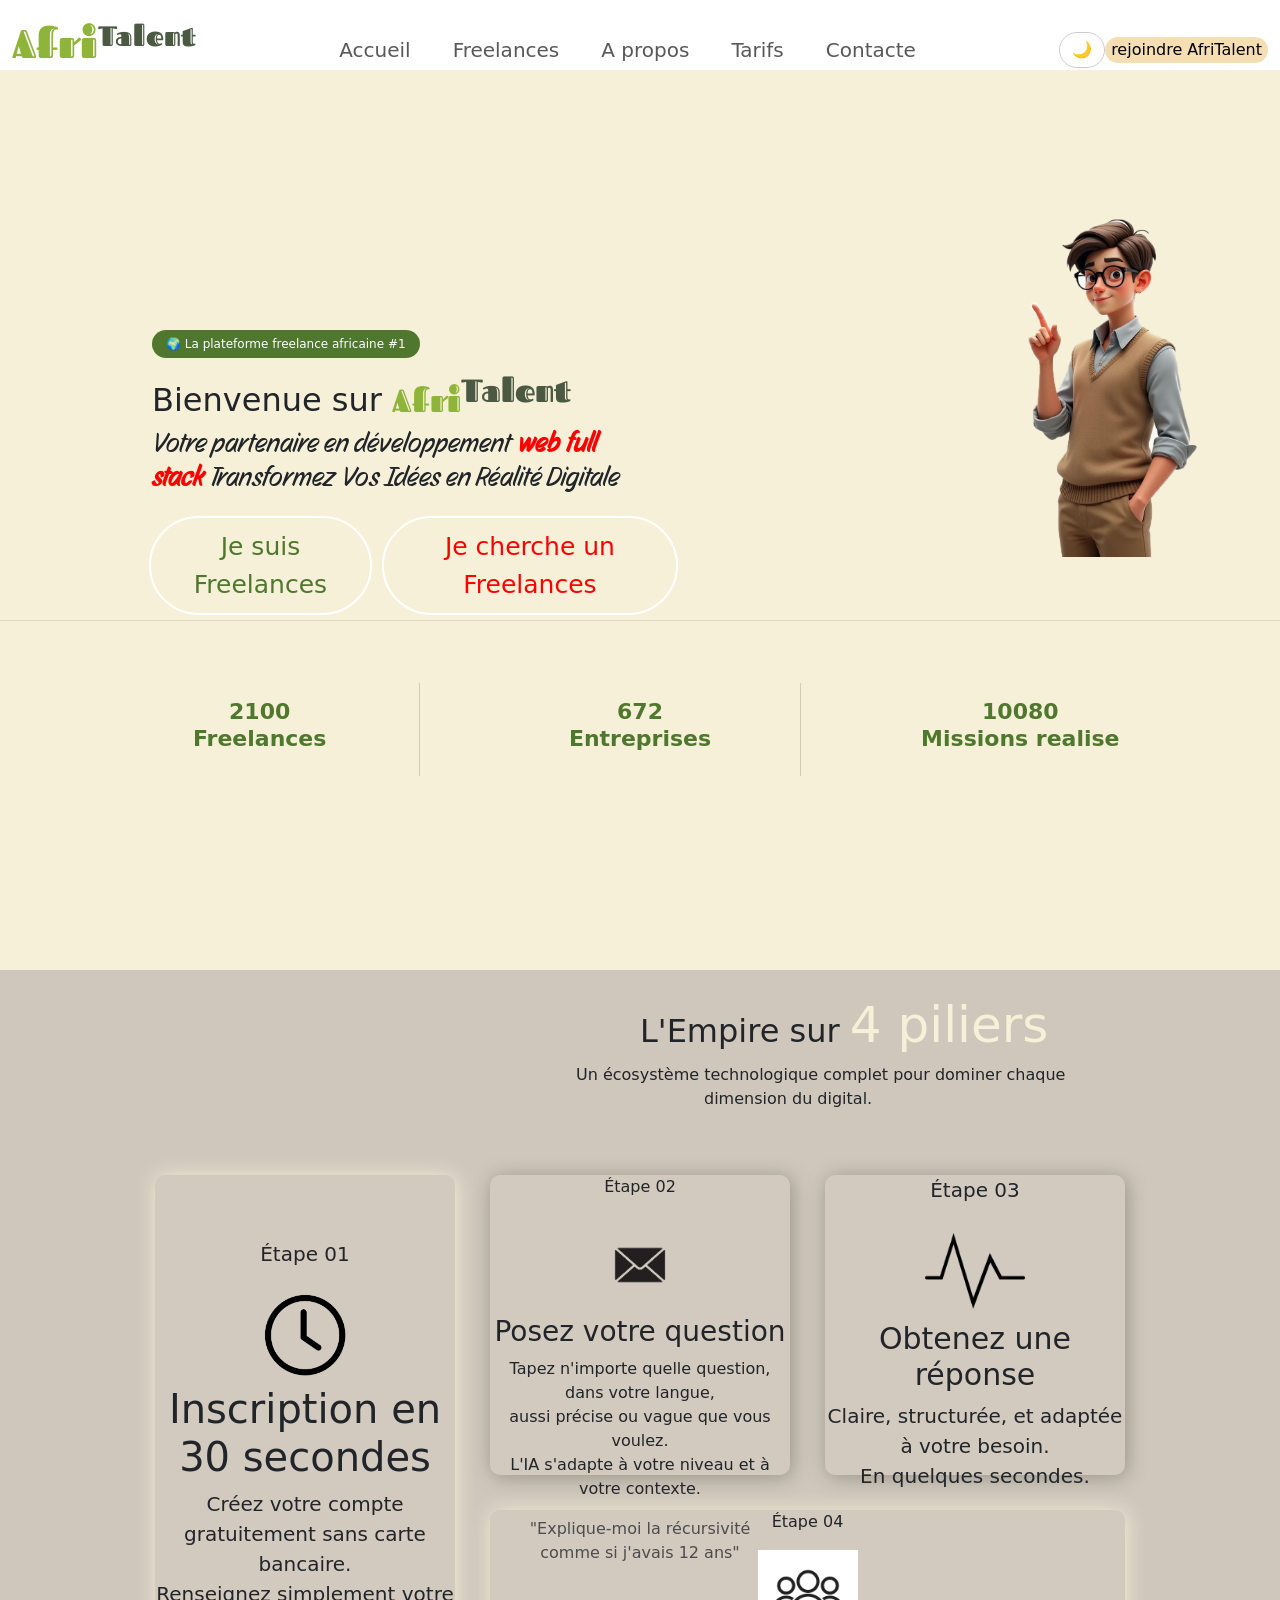
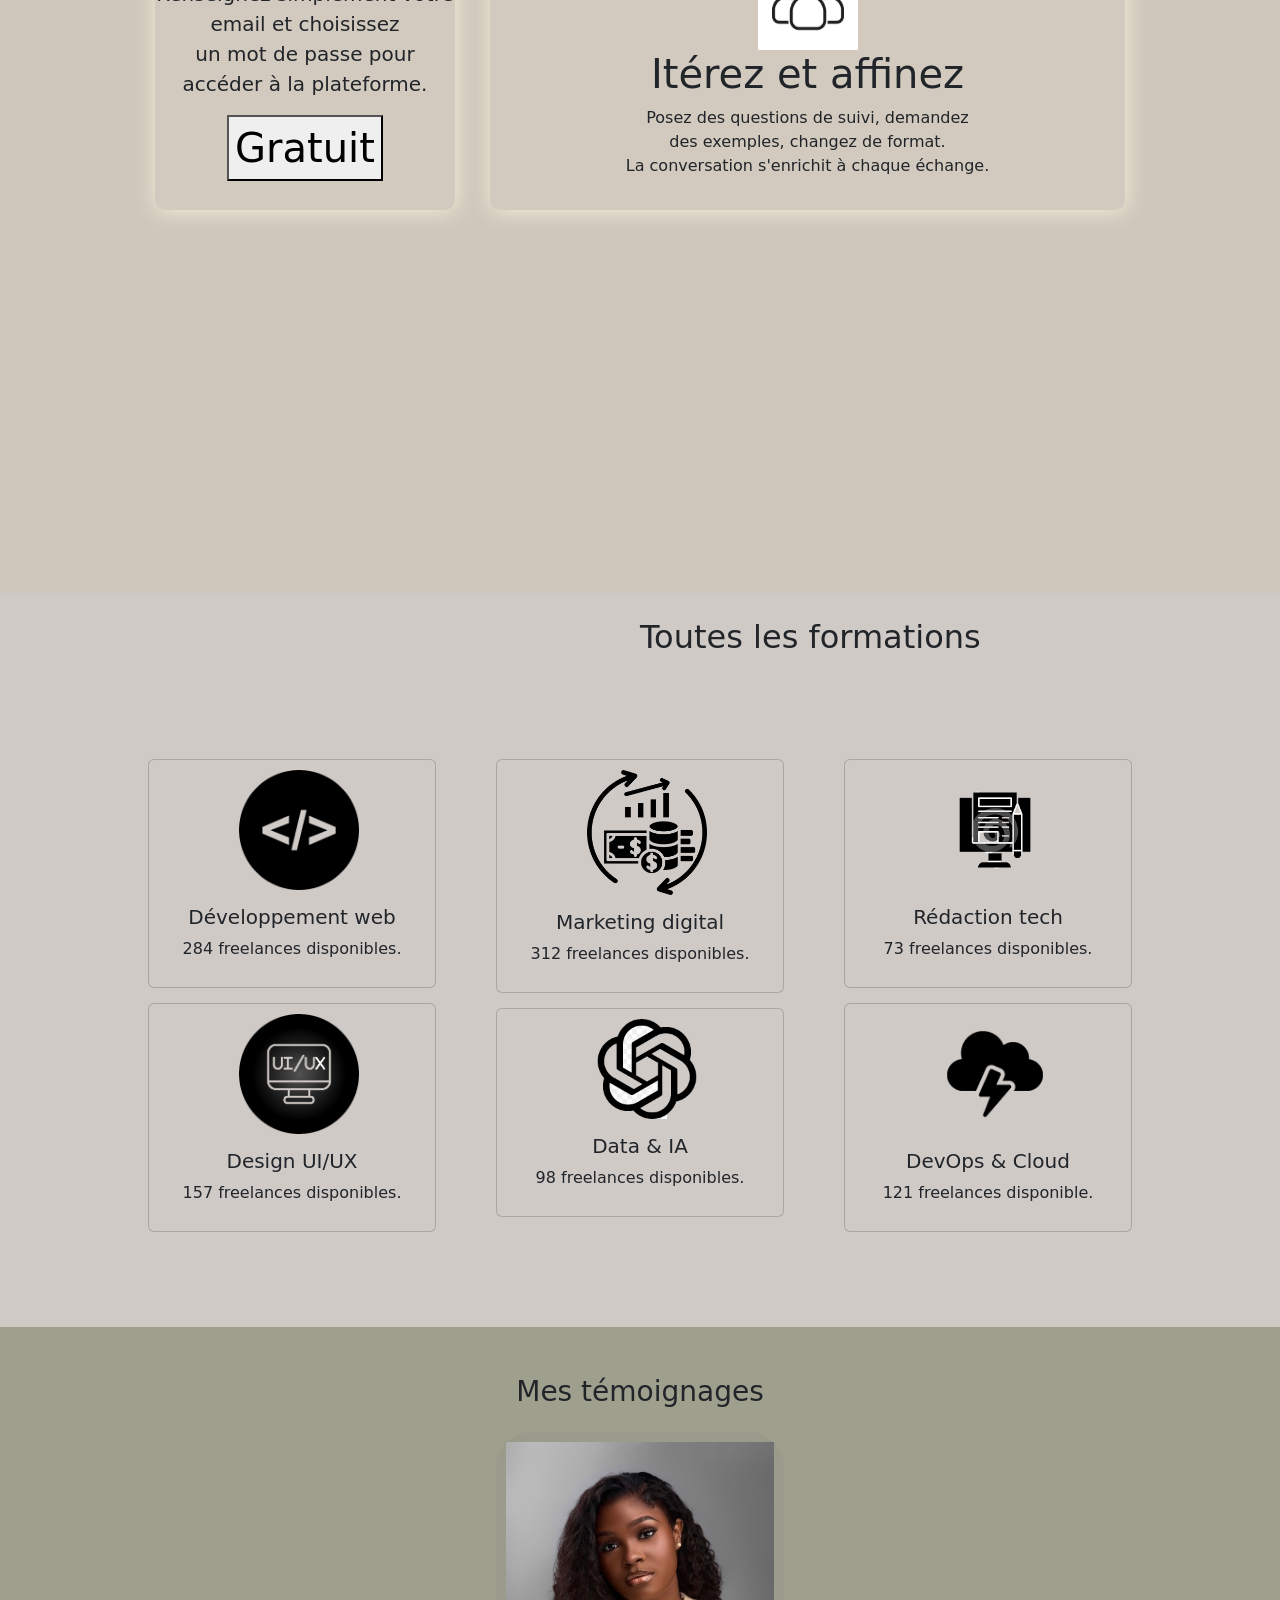
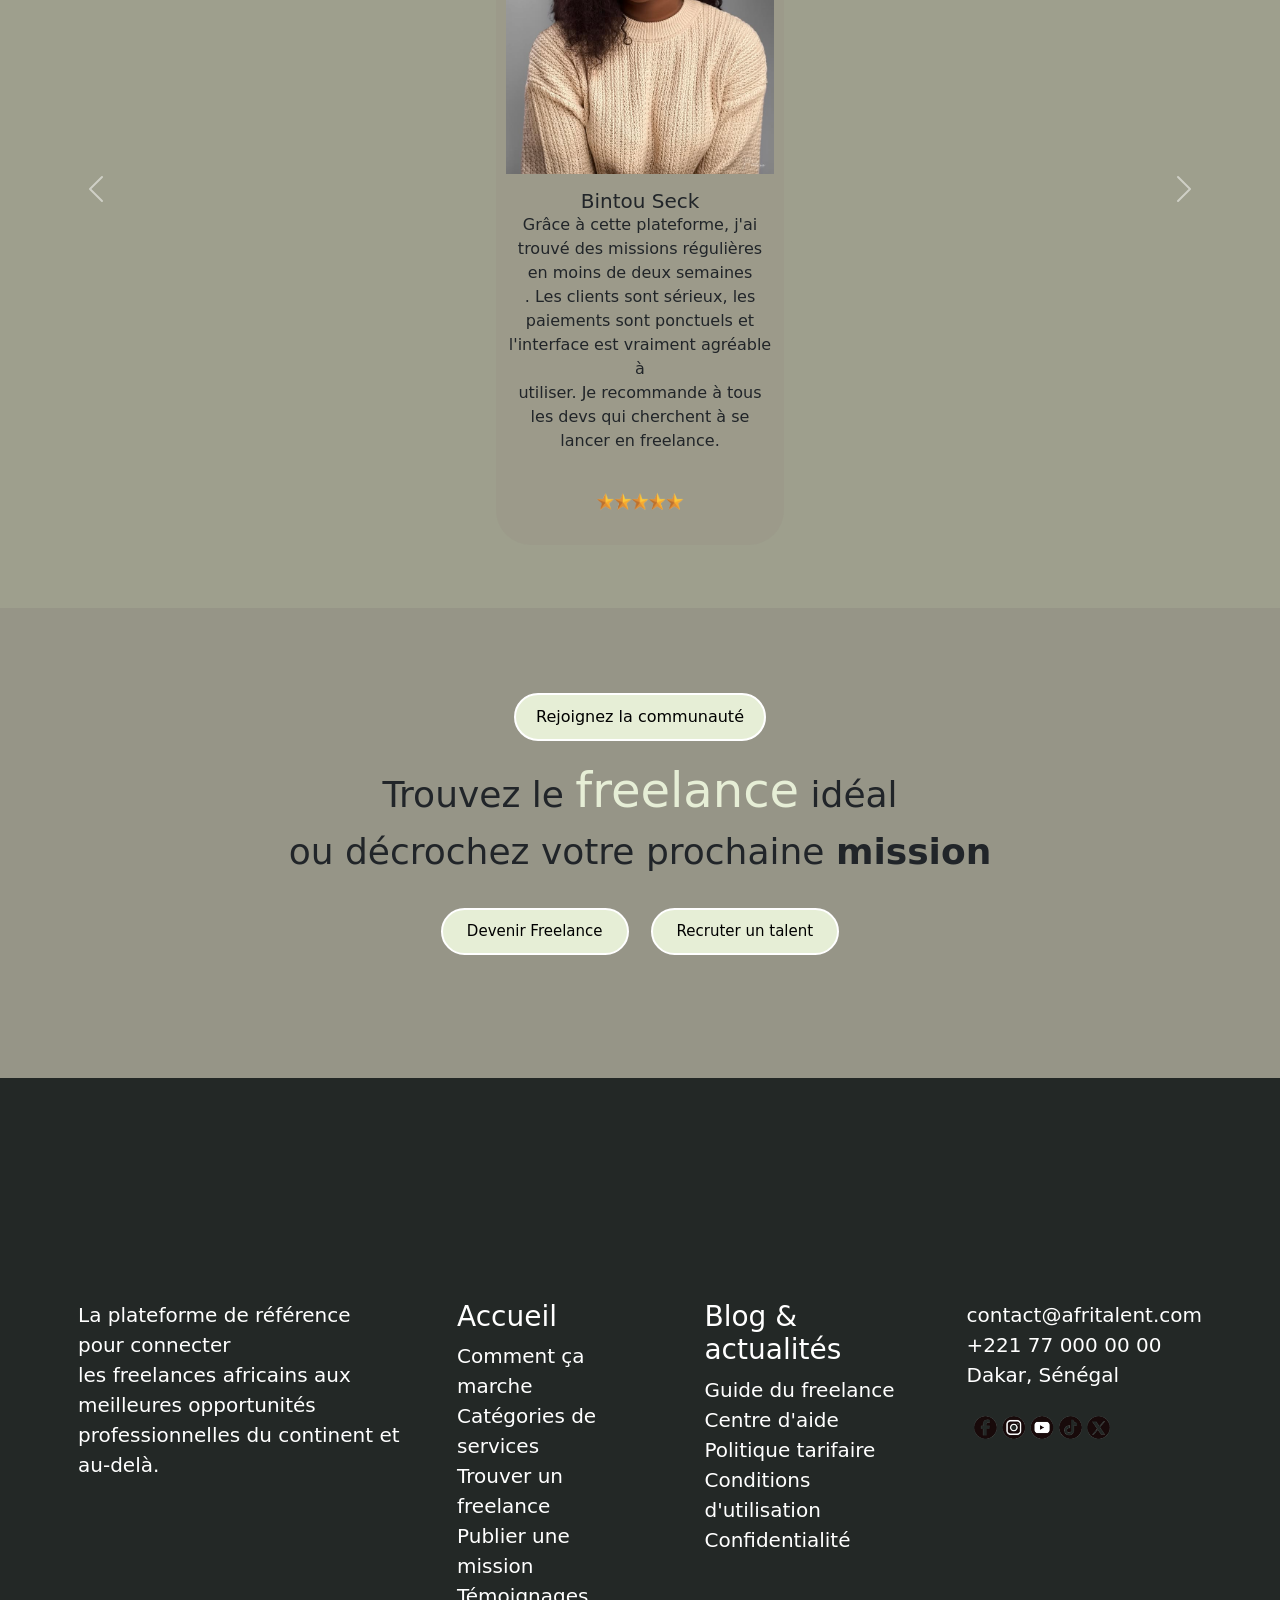
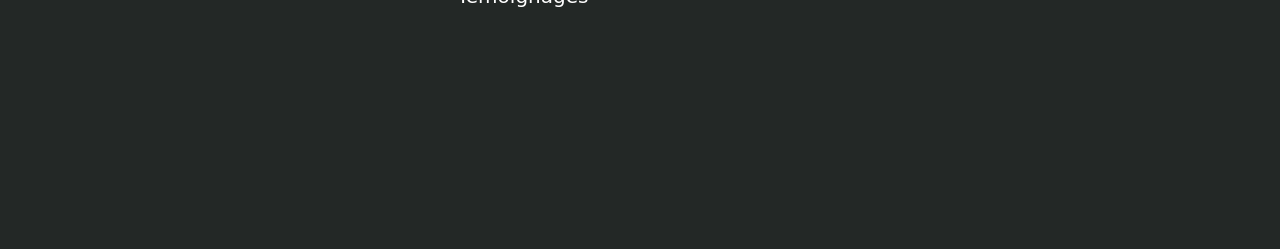
<file: index.html>
<!DOCTYPE html>
<html lang="fr">

<head>
    <meta charset="UTF-8">
    <meta name="viewport" content="width=device-width, initial-scale=1.0">
    <title>AfriTalent—Accueil</title>
    <!-- Bootstrap 5 via CDN : feuille de style -->
    <link href="https://cdn.jsdelivr.net/npm/bootstrap@5.3.0/dist/css/bootstrap.min.css" rel="stylesheet">
    <!-- Votre feuille de style personnelle -->
    <link rel="stylesheet" href="css/style.css">
    <!-- le google font -->
    <link rel="preconnect" href="https://fonts.googleapis.com">
    <link rel="preconnect" href="https://fonts.gstatic.com" crossorigin>
    <link href="https://fonts.googleapis.com/css2?family=Fascinate+Inline&display=swap" rel="stylesheet">
    <link rel="preconnect" href="https://fonts.googleapis.com">
    <link rel="preconnect" href="https://fonts.gstatic.com" crossorigin>
    <link href="https://fonts.googleapis.com/css2?family=Fascinate+Inline&family=Story+Script&display=swap"
        rel="stylesheet">
    <!-- Font Awesome — bibliothèque d'icônes -->
    <link rel="stylesheet" href="https://cdnjs.cloudflare.com/ajax/libs/font-awesome/6.5.0/css/all.min.css">

</head>

<body>
    <!-- Le contenu de la page sera ajoute ici -->
    <!-- Bootstrap 5 via CDN : script JavaScript -->
    <!-- =============================
       NAVBAR — Navigation principale
       ============================= -->
    <header>
        <nav class="navbar navbar-expand-lg" id="mainNav">
            <div class="container-fluid ">
                <!-- Logo AfriTalent -->
                <div class="logo">
                    <nav class="af">
                        <h1>Afri</h1>
                    </nav>
                    <nav class="tal">
                        <h3>Talent</h3>
                    </nav>
                </div>
                <!-- Bouton hamburger visible sur mobile -->
                <button class="navbar-toggler" type="button" data-bs-toggle="collapse" data-bs-target="#navbarNav"
                    aria-controls="navbarNav" aria-expanded="false" aria-label="Toggle navigation">
                    <span class="navbar-toggler-icon"></span>
                </button>
                <div class="collapse navbar-collapse" id="navbarNav">
                    <!-- j'ai enlevé ca 2h28mn -->
                    <!-- je supprimer prcq je voulais se modele  -->
                    <!-- <ul class="navbar-nav">
                        <li class="nav-item">
                            <a class="nav-link active" aria-current="page" href="#">Home</a>
                        </li>
                        <li class="nav-item">
                            <a class="nav-link" href="#">Features</a>
                        </li>
                        <li class="nav-item">
                            <a class="nav-link" href="#">Pricing</a>
                        </li>
                        <li class="nav-item">
                            <a class="nav-link disabled" aria-disabled="true">Disabled</a>
                        </li>
                    </ul> -->
                    <!-- je suis alles dans le css pour placer mes lien au centre -->
                    <!-- Liens de navigation -->
                    <ul class="nav justify-content-center">
                        <li class="nav-item nav-items">
                            <a class="nav-link colli active" aria-current="page" href="index.html">Accueil</a>
                        </li>
                        <li class="nav-item nav-items">
                            <a class="nav-link colli active" href="freelances.html">Freelances</a>
                        </li>
                        <li class="nav-item nav-items">
                            <a class="nav-link colli active" href="about.html">A propos</a>
                        </li>
                        <li class="nav-item nav-items">
                            <a class="nav-link colli active" href="tarifs.html">Tarifs</a>
                        </li>
                        <li class="nav-item nav-items">
                            <a class="nav-link colli active" href="contact.html">Contacte</a>
                        </li>

                        <!-- j'ai pas besoin de ça -->
                        <!-- <li class="nav-item">
                            <a class="nav-link disabled" aria-disabled="true">Disabled</a>
                        </li> -->
                    </ul>
                </div>

                <div class="baf" style="display:flex; align-items:center; gap:10px;">
                    <!-- BOUTON DARK MODE -->
                    <button id="darkToggle" title="Dark / Light mode">🌙</button>

                </div>
                <div class="baf">
                    <button class="button">
                        rejoindre AfriTalent
                    </button>
                </div>
            </div>
        </nav>

    </header>
    <!-- Bouton retour en haut -->
    <button id="backToTop" title="Retour en haut">↑</button>
    <!-- =============================
       HERO — Section principale
       ============================= -->
    <section id="hero" class="fade-section">
        <div class="heroo">
            <div>
                <!-- Texte de gauche -->
                <div class="bien ">
                    <span class="hero-tag">🌍 La plateforme freelance africaine #1</span>
                    <!-- Titre principal -->
                    <div class="bi">
                        <h1>Bienvenue sur</h1>
                        <div class="logo bilo">
                            <span class="af">Afri</span>
                            <span class="tal">Talent</span>
                        </div>
                    </div>
                    <!-- Sous-titre -->
                    <h3 class="story-script-regular">
                        Votre partenaire en développement <strong class="full">web full <br> stack</strong>
                        Transformez Vos Idées en Réalité Digitale
                    </h3>
                </div>
                <div class="butcontaine">

                    <button class="but1 but11">
                        Je suis Freelances
                    </button>
                    <button class="but1 but22">
                        Je cherche un Freelances
                    </button>

                </div>
                <!-- <div>
                    <img src="images/arrirepl.jpg" alt="">
                </div> -->
                <!-- <div>
                    <img src="images/a.jpg" alt="">
                </div> -->
            </div>
            <!-- Image de droite -->
            <div class="imagehero" >
                <img src="images/a.png" class="der" alt="heroimage">
            </div>
        </div>
        <!-- Statistiques clés -->
        <div class="containe cole">
            <div class="container   text-center">
                <div class="row ">
                    <div class="col">
                        <h4>
                            <span id="count-freelances">0</span> <br> Freelances
                        </h4>
                    </div>
                    <div class="col">
                        <h4>
                            <span id="count-entreprises">0</span> <br> Entreprises
                        </h4>
                    </div>
                    <div class="col">
                        <h4>
                            <span id="count-missions">0</span> <br> Missions realise
                        </h4>
                    </div>
                </div>
            </div>
        </div>

    </section>
    <!-- =========================================
             le section comment sa marche
         =========================================     -->
    <section id="c_ça_marche" class="fade-section" style="overflow: hidden;">

        <div class="pili">
            <h2>L'Empire sur <span class="pilli">4 piliers</span></h2>
            <p>
                Un écosystème technologique complet pour dominer chaque <br>
                <span class="pil"> dimension du digital. </span>
            </p>

        </div>
        <!-- =======================
                  les Etapes
         ============================== -->
        <div class="comment">
            <div class="card-a ca ">
                <div class="etape">
                    <p>Étape 01</p>
                    <img src="images/icone.png" class="derr"  alt="icone">
                </div>
                <h3>Inscription en 30 secondes</h3>
                <p>Créez votre compte gratuitement sans carte bancaire. <br> Renseignez simplement votre email et
                    choisissez <br> un mot de passe pour accéder à la plateforme.</p>
                <button>Gratuit</button>
            </div>
            <div class="card-b cb">
                <div class="etape">
                    <p>Étape 02</p>
                    <img src="images/iconemes.png" class="derr" alt="icone">
                </div>
                <h3>Posez votre question</h3>
                <p>Tapez n'importe quelle question, dans votre langue, <br> aussi précise ou vague que vous voulez. <br>
                    L'IA s'adapte à votre niveau et à votre contexte.</p>
                <p>"Explique-moi la récursivité <br> comme si j'avais 12 ans"</p>
            </div>
            <div class="card-b cc">
                <div class="etape">
                    <p>Étape 03</p>
                    <img src="images/iconezig.png" class="derr" alt="zig">
                </div>
                <h3>Obtenez une réponse</h3>
                <p>Claire, structurée, et adaptée à votre besoin. <br> En quelques secondes.</p>
            </div>
            <div class="etape4 card-a cd">
                <div class="etape ">
                    <p>Étape 04</p>
                    <img src="images/iconeper.jpg" class="derr" alt="icone">
                </div>
                <h3>Itérez et affinez</h3>
                <p>Posez des questions de suivi, demandez <br> des exemples, changez de format. <br> La conversation
                    s'enrichit à chaque échange.</p>
            </div>
        </div>


    </section>
    <!-- ================================
           section services
    =================================== -->
    <section class="fade-section" id="cat_de_service">
        <div class="pili">
            <h2>
                Toutes les formations
            </h2>
        </div>
        <div class="card-cat">
            <div>
                <div class="card" style="width: 18rem;">
                    <img src="images/abou.png" class="card-img-top" alt="web">
                    <div class="card-body">
                        <h5 class="card-title">Développement web</h5>
                        <p class="card-text">284 freelances disponibles.</p>
                        <!-- <a href="#" class="btn btn-primary">Go somewhere</a> -->
                    </div>
                </div>
                <div class="card" style="width: 18rem;">
                    <img src="images/abou2.png" class="card-img-top" alt="design" >
                    <div class="card-body">
                        <h5 class="card-title">Design UI/UX</h5>
                        <p class="card-text">157 freelances disponibles.</p>
                        <!-- <a href="#" class="btn btn-primary">Go somewhere</a> -->
                    </div>
                </div>

            </div>
            <div>
                <div class="card" style="width: 18rem;">
                    <img src="images/abou1.png" class="card-img-top" alt="UI">
                    <div class="card-body">
                        <h5 class="card-title">Marketing digital</h5>
                        <p class="card-text">312 freelances disponibles.</p>
                        <!-- <a href="#" class="btn btn-primary">Go somewhere</a> -->
                    </div>
                </div>
                <div class="card" style="width: 18rem;">
                    <img src="images/chat.png" class="card-img-top" alt="IA">
                    <div class="card-body">
                        <h5 class="card-title">Data & IA</h5>
                        <p class="card-text">98 freelances disponibles.</p>
                        <!-- <a href="#" class="btn btn-primary">Go somewhere</a> -->
                    </div>
                </div>
            </div>
            <div>
                <div class="card" style="width: 18rem;">
                    <img src="images/aboutech.png" class="card-img-top" alt="tech">
                    <div class="card-body">
                        <h5 class="card-title">Rédaction tech</h5>
                        <p class="card-text">73 freelances disponibles.</p>
                        <!-- <a href="#" class="btn btn-primary">Go somewhere</a> -->
                    </div>
                </div>
                <div class="card" style="width: 18rem;">
                    <img src="images/abou3.png" class="card-img-top" alt="dev">
                    <div class="card-body">
                        <h5 class="card-title">DevOps & Cloud</h5>
                        <p class="card-text">121 freelances disponible.</p>
                        <!-- <a href="#" class="btn btn-primary">Go somewhere</a> -->
                    </div>
                </div>
            </div>
        </div>
        <!-- <nav class="card-cat">
            <div class="card-ser">
                <img src="images/abou.png" width="100">
                <h3>Développement web</h3>
                <p>284 freelances disponibles</p>
            </div>
            <div class="card-ser">
                <img src="images/abou2.png" width="100">
                <h3>Design UI/UX</h3>
                <p>157 freelances disponibles</p>
            </div>
            <div class="card-ser">
                <img src="images/abou1.png" width="100">
                <h3>Marketing digital</h3>
                <p>312 freelances disponibles</p>
            </div>
            <div class="card-ser">
                <img src="images/dataia.jpg" width="100">
                <h3>Data & IA</h3>
                <p>98 freelances disponibles</p>
            </div>
            <div class="card-ser">
                <img src="images/aboutech.png" width="100">
                <h3>Rédaction tech</h3>
                <p>73 freelances disponibles</p>
            </div>
            <div class="card-ser">
                <img src="images/abou3.png" width="100">
                <h3>DevOps & Cloud</h3>
                <p>121 freelances disponibles</p>
            </div>
        </nav> -->
    </section>
    <!-- ========================================
              section comment sa marche
    ============================================= -->
    <section id="TÉMOIGNAGES" class="py-5 fade-section" >
        <h3 class="text-ligh text-center">Mes témoignages</h3>
        <div id="carouselExampleControlsNoTouching" class="carousel slide" data-bs-touch="false">
            <div class="carousel-inner">
                <div class="carousel-item active">
                    <div class="row justify-content-center">
                        <div class="card-h" style="width: 18rem;">
                            <img src="images/profile4.jpg" class="card-img-top" alt="bintou">
                            <div class="card-body">
                                <h5 class="card-title">Bintou Seck</h5>
                                <p class="card-text">Grâce à cette plateforme, j'ai trouvé des missions régulières en
                                    moins de deux semaines <br> .
                                    Les
                                    clients sont sérieux, les paiements sont ponctuels et l'interface est vraiment
                                    agréable à <br>
                                    utiliser. Je recommande à tous les devs qui cherchent à se lancer en freelance.</p>
                                    <img src="images/etoiles.png" class="derr" alt="">
                            </div>
                        </div>

                    </div>
                </div>
                <div class="carousel-item">
                    <div class="row justify-content-center">
                        <div class="card-h" style="width: 18rem;">
                            <img src="images/pro3.jpg" class="card-img-top" alt="cheikh">
                            <div class="card-body">
                                <h5 class="card-title">Cheikh</h5>
                                <p class="card-text">Grâce à cette plateforme, j'ai trouvé des missions régulières en
                                    moins de deux semaines <br> .
                                    Les
                                    clients sont sérieux, les paiements sont ponctuels et l'interface est vraiment
                                    agréable à <br>
                                    utiliser. Je recommande à tous les devs qui cherchent à se lancer en freelance.</p>
                                     <img src="images/etoiles.png" class="derr" alt="etoiles">
                            </div>
                        </div>

                    </div>
                </div>
                <div class="carousel-item">
                    <div class="row justify-content-center">
                        <div class="card-h" style="width: 18rem;">
                            <img src="images/profile3.jpg" class="card-img-top" alt="">
                            <div class="card-body">
                                <h5 class="card-title">Card title</h5>
                                <p class="card-text">Grâce à cette plateforme, j'ai trouvé des missions régulières en
                                    moins de deux semaines <br> .
                                    Les
                                    clients sont sérieux, les paiements sont ponctuels et l'interface est vraiment
                                    agréable à <br>
                                    utiliser. Je recommande à tous les devs qui cherchent à se lancer en freelance.</p>
                                     <img src="images/etoiles.png" class="derr" alt="etoiles">
                            </div>
                        </div>

                    </div>
                </div>
            </div>
            <button class="carousel-control-prev" type="button" data-bs-target="#carouselExampleControlsNoTouching"
                data-bs-slide="prev">
                <span class="carousel-control-prev-icon" aria-hidden="true"></span>
                <span class="visually-hidden">Previous</span>
            </button>
            <button class="carousel-control-next" type="button" data-bs-target="#carouselExampleControlsNoTouching"
                data-bs-slide="next">
                <span class="carousel-control-next-icon" aria-hidden="true"></span>
                <span class="visually-hidden">Next</span>
            </button>
        </div>
        <!-- <div id="carouselExampleCaptions" class="carousel slide mon-carousel">
        <div class="carousel-indicators">
            <button type="button" data-bs-target="#carouselExampleCaptions" data-bs-slide-to="0" class="active" aria-current="true" aria-label="Slide 1"></button>
            <button type="button" data-bs-target="#carouselExampleCaptions" data-bs-slide-to="1" aria-label="Slide 2"></button>
            <button type="button" data-bs-target="#carouselExampleCaptions" data-bs-slide-to="2" aria-label="Slide 3"></button>
        </div>
        <div class="carousel-inner">
            <div class="carousel-item active">
                <img src=".." class="d-block w-100" alt="..." width="100px">
                <div class="carousel-caption d-none d-md-block">
                    <h5>Eucher SENE</h5>
                    <p>Grâce à cette plateforme, j'ai trouvé des missions régulières en moins de deux semaines <br> .
                        Les
                        clients sont sérieux, les paiements sont ponctuels et l'interface est vraiment agréable à <br>
                        utiliser. Je recommande à tous les devs qui cherchent à se lancer en freelance.
                    </p>
                </div>
            </div>
            <div class="carousel-item">
                <img src="..." class="d-block w-100" alt="...">
                <div class="carousel-caption d-none d-md-block">
                    <h5>lamine Abani</h5>
                    <p> Ce qui m'a séduite, c'est la simplicité du processus : un profil bien présenté, des clients qui
                        <br>
                        savent ce qu'ils veulent, et des outils pour gérer mes contrats directement sur la plateforme.
                        <br>
                        Je gère maintenant 3 clients simultanément sans stress.
                    </p>
                </div>
            </div>
            <div class="carousel-item">
                <img src="..." class="d-block w-100" alt="...">
                <div class="carousel-caption d-none d-md-block">
                    <h5>Khady Seck MBAYE</h5>
                    <p>Grâce à cette plateforme, j'ai trouvé des missions régulières en moins de deux semaines. <br>
                        Les
                        clients sont sérieux, les paiements sont ponctuels et l'interface est vraiment agréable à <br>
                        utiliser. Je recommande à tous les devs qui cherchent à se lancer en freelance.
                    </p>
                </div>
            </div>
        </div>
        <button class="carousel-control-prev" type="button" data-bs-target="#carouselExampleCaptions" data-bs-slide="prev">
            <span class="carousel-control-prev-icon" aria-hidden="true"></span>
            <span class="visually-hidden">Previous</span>
        </button>
        <button class="carousel-control-next" type="button" data-bs-target="#carouselExampleCaptions" data-bs-slide="next">
            <span class="carousel-control-next-icon" aria-hidden="true"></span>
            <span class="visually-hidden">Next</span>
        </button>
    </div> -->
        <!-- <div id="carouselExampleInterval" class="carousel slide" data-bs-ride="carousel"  >
            <div class="carousel-inner">
                <div class="carousel-item active" data-bs-interval="10000" >
                    <div>
                        <img src="images/pro.jpg"   alt="">
                        <h3>Eucher SENE</h3>
                        <p>CEO Apple</p>
                    </div>
                    <p>"
                        Grâce à cette plateforme, j'ai trouvé des missions régulières en moins de deux semaines <br> .
                        Les
                        clients sont sérieux, les paiements sont ponctuels et l'interface est vraiment agréable à <br>
                        utiliser. Je recommande à tous les devs qui cherchent à se lancer en freelance.
                    </p>
                    <img src="images/etoiles.jpg" alt="">
                </div>
                <div class="carousel-item" data-bs-interval="2000">
                    <div>
                        <img src="images/pro3.jpg" width="500" ; alt="...">
                        <h3>Alamine Abani</h3>
                        <p>Directeur SDGH</p>
                    </div>
                    <p>"
                        Ce qui m'a séduite, c'est la simplicité du processus : un profil bien présenté, des clients qui
                        <br>
                        savent ce qu'ils veulent, et des outils pour gérer mes contrats directement sur la plateforme.
                        <br>
                        Je gère maintenant 3 clients simultanément sans stress.
                    </p>
                    <img src="images/etoiles.jpg" alt="">
                </div>
                <div class="carousel-item">
                    <div>
                        <img src="images/pro2.jpg" alt="...">
                        <h3>Khady Seck MBAYE</h3>
                        <p>Designer UI/UX.Freelance </p>
                    </div>
                    <p>"
                        Grâce à cette plateforme, j'ai trouvé des missions régulières en moins de deux semaines. <br>
                        Les
                        clients sont sérieux, les paiements sont ponctuels et l'interface est vraiment agréable à <br>
                        utiliser. Je recommande à tous les devs qui cherchent à se lancer en freelance.
                    </p>
                    <img src="images/etoiles.jpg" alt="">
                </div>
            </div>
            <button class="carousel-control-prev" type="button" data-bs-target="#carouselExampleInterval"
                data-bs-slide="prev">
                <span class="carousel-control-prev-icon" aria-hidden="true"></span>
                <span class="visually-hidden">Previous</span>
            </button>
            <button class="carousel-control-next" type="button" data-bs-target="#carouselExampleInterval"
                data-bs-slide="next">
                <span class="carousel-control-next-icon" aria-hidden="true"></span>
                <span class="visually-hidden">Next</span>
            </button>
        </div> -->
    </section>
    <!-- =================================
                  section CTA 
         ================================ -->
    <section id="CTA_appele" class="fade-section">
        <div class="cta ">
            <div class="buta">
                <button class="butcta butm butmm">Rejoignez la communauté</button>
            </div>
            <div class="textaa">
                <h2 class="tcta">Trouvez le <span>freelance</span> idéal </h2>
            </div>
            <div class="texta">
                <h2 class="tcta">
                    ou décrochez votre prochaine <strong> mission</strong>
                </h2>
            </div>
            <div class="butbc butbcc">
                <div class=" butb">
                    <button class="butcta  butctaa">Devenir Freelance</button>
                </div>
                <div class="butc">
                    <button class="butcta butctaa ">Recruter un talent</button>
                </div>
            </div>

        </div>
    </section>
    <!--=========================== 
               le footer
     =============================== -->
    <section id="footer">
        <footer>
            <div class="row">
                <div class="col">
                    <p>
                        La plateforme de référence pour connecter <br> les freelances africains aux meilleures
                        opportunités
                        <br> professionnelles du continent et au-delà.
                    </p>
                </div>
                <div class="col">
                    <h3>Accueil</h3>
                    <p>
                        Comment ça marche <br>
                        Catégories de services <br>
                        Trouver un freelance <br>
                        Publier une mission <br>
                        Témoignages
                    </p>
                </div>
                <div class="col">
                    <h3>Blog & actualités </h3>
                    <p>

                        Guide du freelance <br>
                        Centre d'aide <br>
                        Politique tarifaire <br>
                        Conditions d'utilisation <br>
                        Confidentialité
                    </p>
                </div>
                <div class="col">
                    <p>
                        contact@afritalent.com <br>
                        +221 77 000 00 00 <br>
                        Dakar, Sénégal <br>
                        <img src="images/reseaux.png" class="dern" alt="reseaux">
                    </p>
                </div>
            </div>
        </footer>
    </section>
    <!-- <section id="cat_de_service">
        <div>
            <div>
                <img src="images/icone0.jpg" alt="">
                <h4>
                   Développement Web
                </h4>
                <p>
                    Un site élégant et performant pour présenter <br> votre entreprise, vos services et convertir <br>
                    vos
                    visiteurs en clients.Design sur‑mesure responsive <br> SEO optimisé dès le départ
                </p>
            </div>
            <div>
                <img src="images/icone2.jpg" alt="">
                <h4>
                    Data & Intelligence Artificielle
                </h4>
                <p>Exploitez la puissance de vos données et de l'IA pour automatiser, <br> prédire et décider avec
                    précision dans
                    votre activité. <br> Dashboards & visualisation de donnéesIntégration IA générative (LLM, Claude…)
                </p>
            </div>
            <div>
                <img src="images/icone3.jpg" alt="">
                <h4>
                    Formations Digitales
                </h4>
                <p>Maîtrisez les meilleurs outils du digital : no-code, IA, <br> marketing, automatisation - des
                    formations pratiques adaptées à votre <br> niveau et vos objectifs.Formation no-code & IA (Make,
                    Notion, LLM…) <br> Ateliers pratiques en présentiel / distanciel
                </p>
            </div>

        </div>
    </section> -->
    <!-- <section id="categ-d-serv">
        <div>
            <div>
                <div>
                    <img src="images/html.jpg" alt="">
                    <div>
                        <h4>Debutant a pro </h4>
                        <p>maitrise les fondamentaux du xeb <br> structure html, mise en forme css <br> comment bien
                            comprendre Boostrap</p>
                    </div>
                </div>
            </div>
            <div>
                <div>
                    <img src="images/js.jpg" alt="">
                </div>
                <div>
                    <h4>JavaScript-Les bases</h4>
                    <p>Apprendre JavaScript de zéro: variable <br> fonctions, DOM et evénements. <br>Du débutant a
                        l'intermediaire.</p>
                </div>
            </div>
            <div>
                <div>
                    <img src="images/php.jpg" alt="">
                </div>
                <div>
                    <h4>PHP developement web <br>Dynamique</h4>
                    <p>Maitrises PHP: conditions tableaux, <br>fonction formulaire base de donnée <br>tu peux déjà créer
                        des sites web <br> dynamiques et interactifs.
                    </p>
                </div>
            </div>
            <div>
                <div>
                    <img src="images/lc.jpg" alt="">
                </div>
                <div>
                    <h4>Langage c les bases</h4>
                    <p>Le C++ est un langage puissant : il te donne <br> assez de liberté pour créer n’importe quoi…
                        <br> et assez de cordes pour te compliquer la vie si <br> tu n’es pas prudent
                    </p>
                </div>
            </div>
            <div>
                <div>
                    <img src="images/py.jpg" alt="">
                </div>
                <div>
                    <h4>Python-Programation</h4>
                    <p>Apprends python de zéro: variables, <br>structure de controle, colection. <br>Avec ces bases, tu
                        peux déjà créer <br> des scripts simples, automatiser des tâches</p>
                </div>
            </div>

        </div>

    </section> -->
    <script src="https://cdn.jsdelivr.net/npm/bootstrap@5.3.0/dist/js/bootstrap.bundle.min.js"></script>
    <!-- Votre script JavaScript -->
    <script src="js/main.js">
    </script>
</body>

</html>
</file>
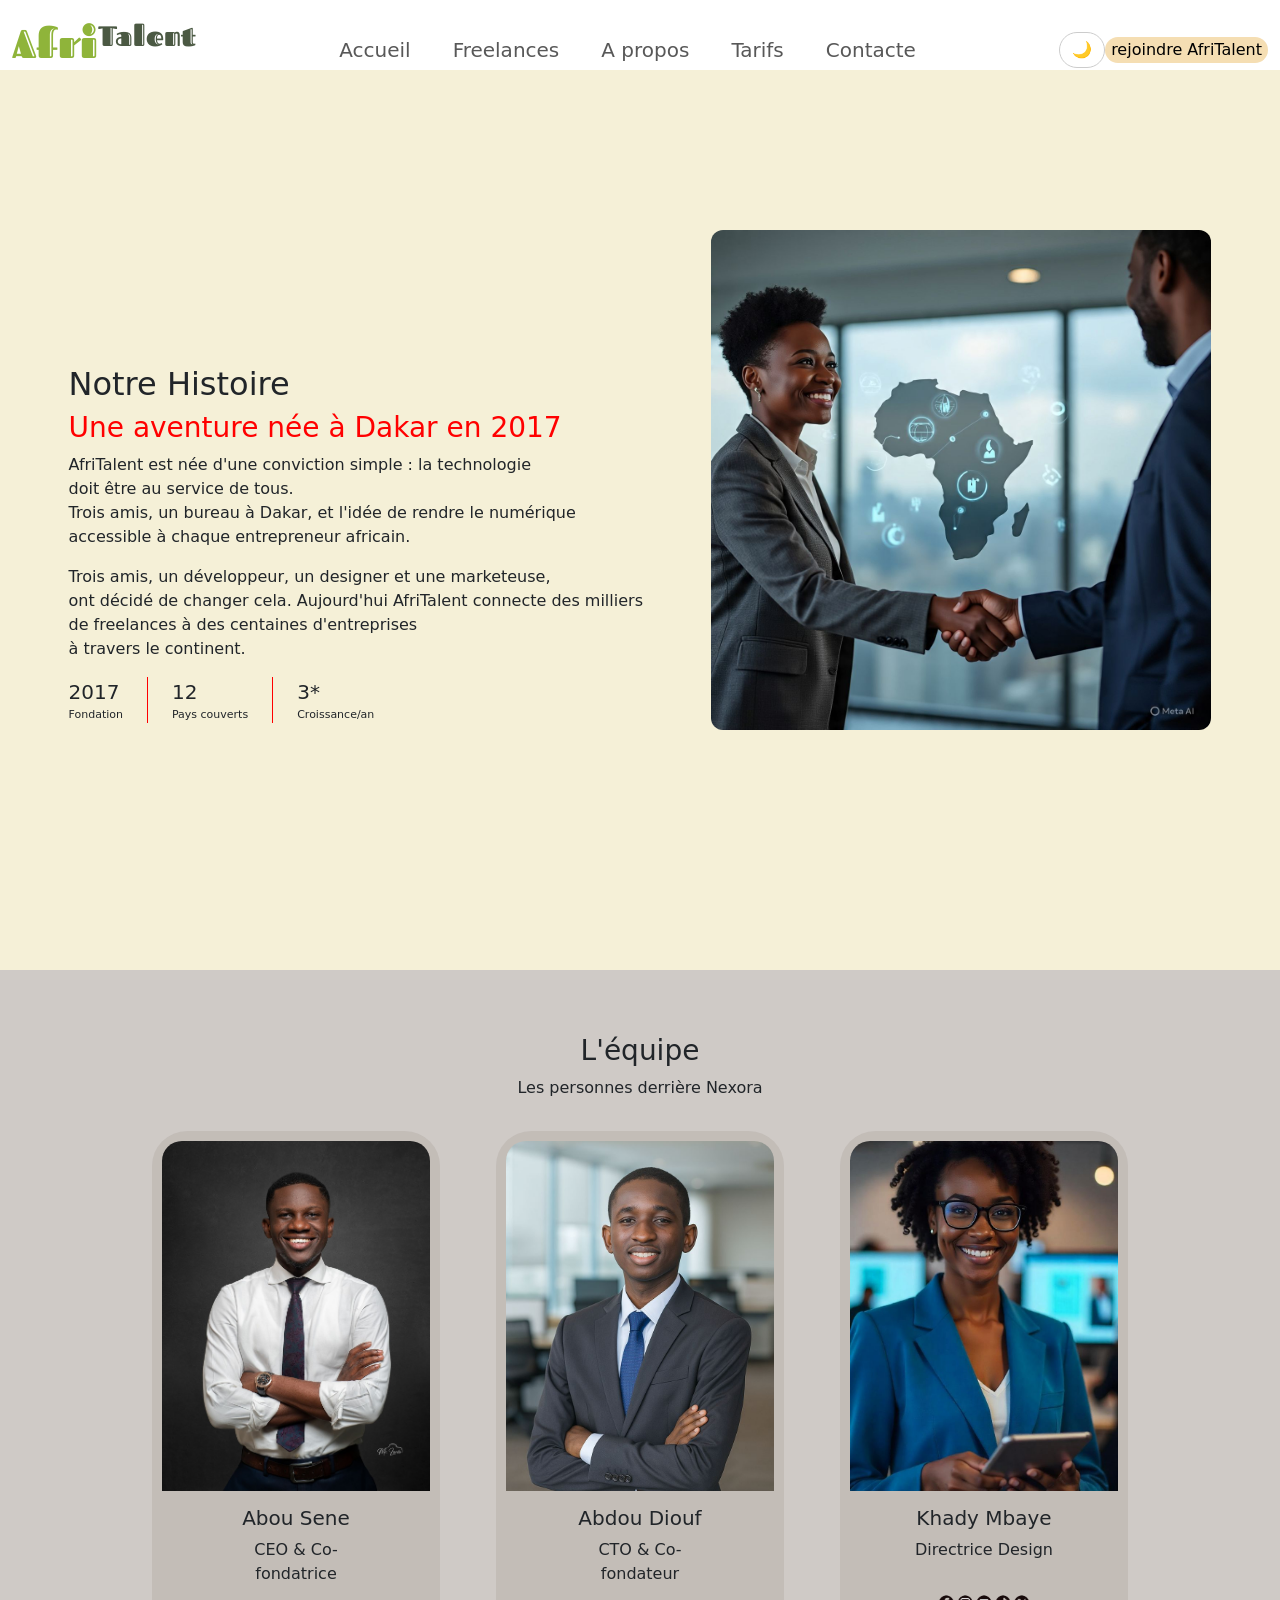
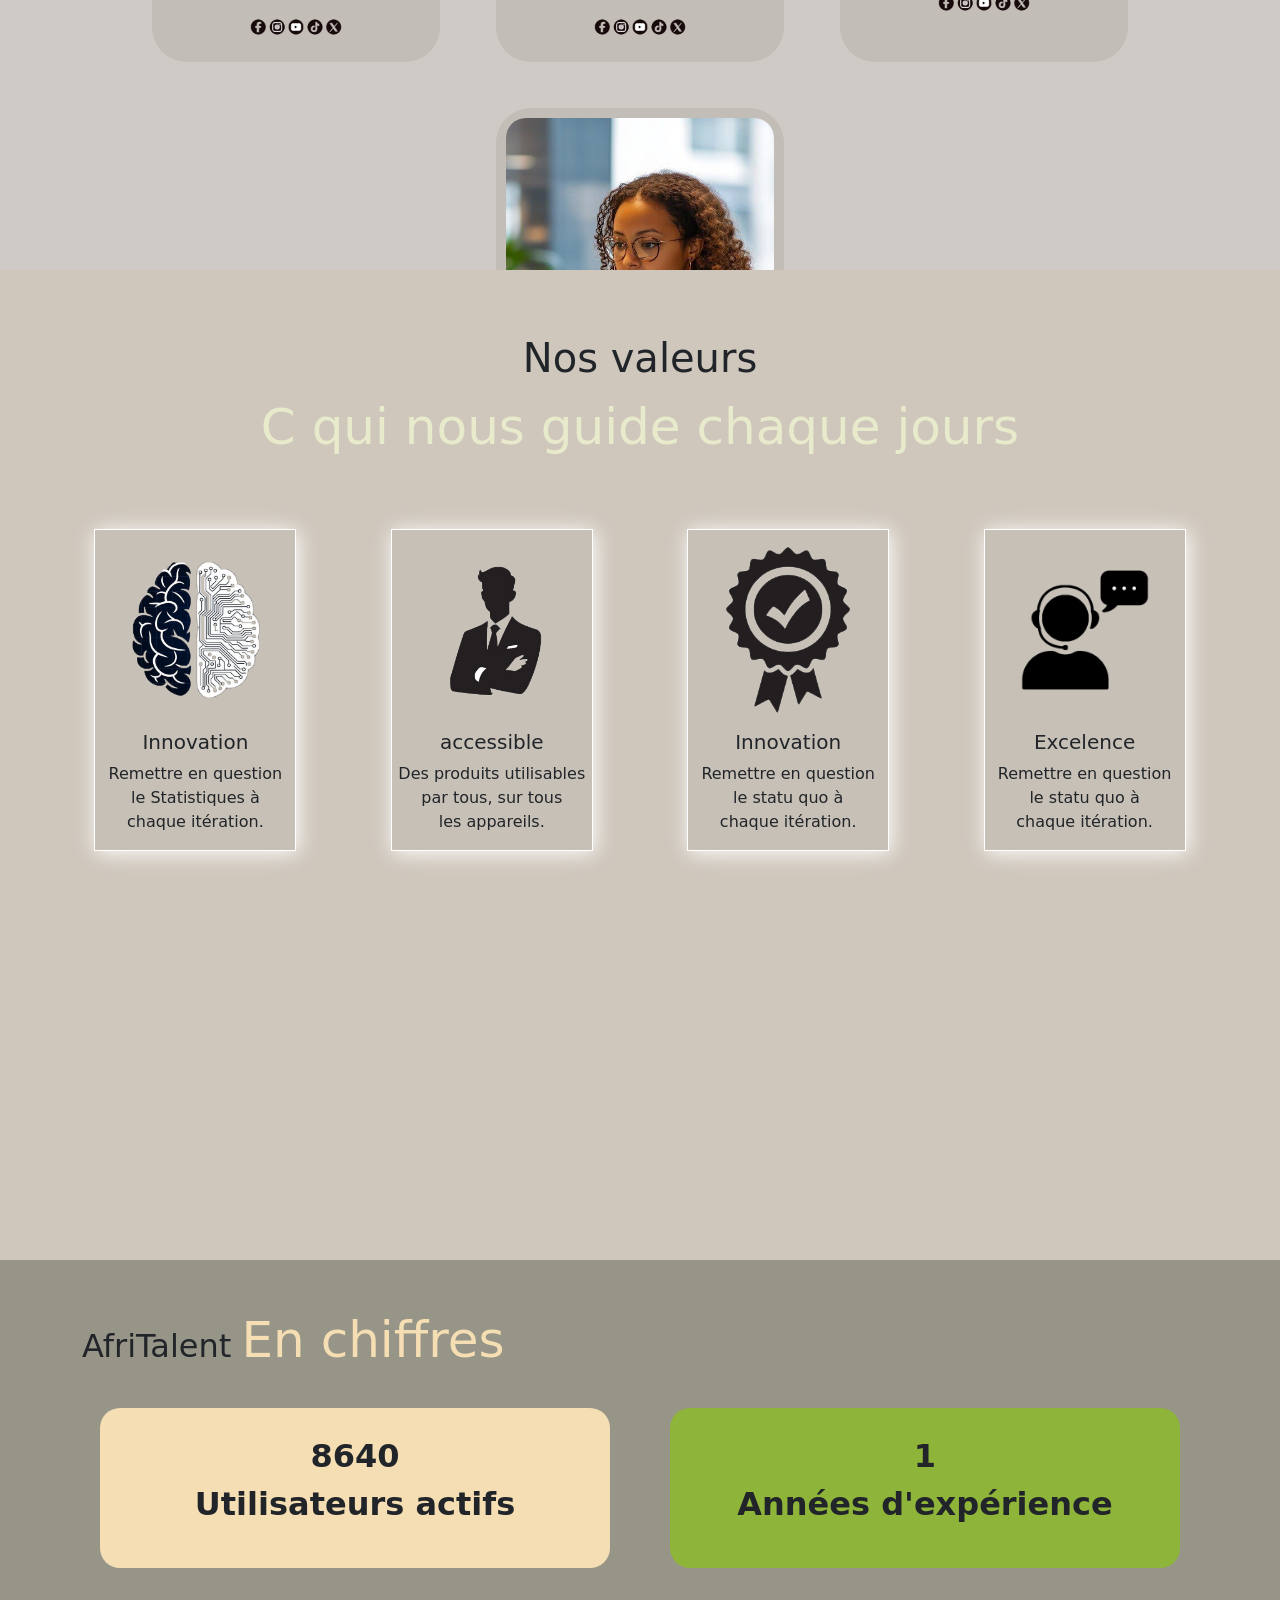
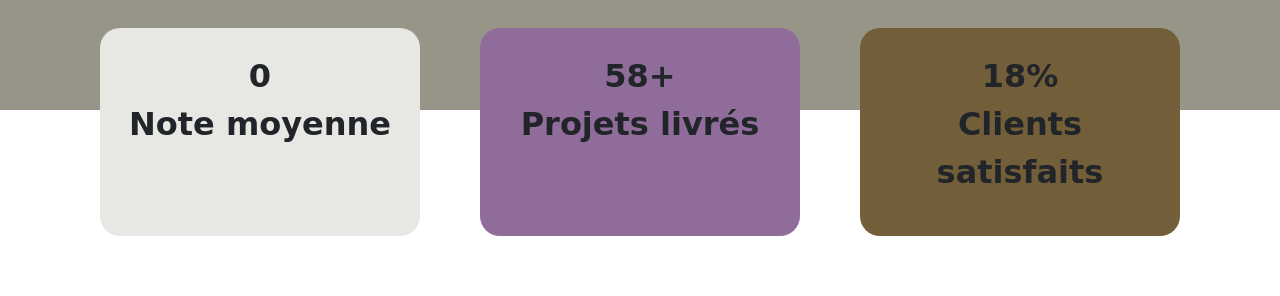
<file: about.html>
<!DOCTYPE html>
<html lang="fr">

<head>
    <meta charset="UTF-8">
    <meta name="viewport" content="width=device-width, initial-scale=1.0">
    <title>AfriTalent — Accueil</title>
    <!-- Bootstrap 5 via CDN : feuille de style -->
    <link href="https://cdn.jsdelivr.net/npm/bootstrap@5.3.0/dist/css/bootstrap.min.css" rel="stylesheet">
    <!-- Votre feuille de style personnelle -->
    <link rel="stylesheet" href="css/style.css">
    <link rel="preconnect" href="https://fonts.googleapis.com">
    <link rel="preconnect" href="https://fonts.gstatic.com" crossorigin>
    <link href="https://fonts.googleapis.com/css2?family=Fascinate+Inline&display=swap" rel="stylesheet">
    <link rel="preconnect" href="https://fonts.googleapis.com">
    <link rel="preconnect" href="https://fonts.gstatic.com" crossorigin>
    <link href="https://fonts.googleapis.com/css2?family=Fascinate+Inline&family=Story+Script&display=swap" rel="stylesheet">
     <link rel="stylesheet" href="https://cdnjs.cloudflare.com/ajax/libs/font-awesome/6.5.0/css/all.min.css">
    
</head>

<body>
  <header>
        <nav class="navbar  navbar-expand-lg  " id="mainNav">
            <div class="container-fluid ">
                <div class="logo">
                    <nav class="af">
                        <h1>Afri</h1>
                    </nav>
                    <nav class="tal">
                        <h3>Talent</h3>
                    </nav>
                </div>
                <button class="navbar-toggler" type="button" data-bs-toggle="collapse" data-bs-target="#navbarNav"
                    aria-controls="navbarNav" aria-expanded="false" aria-label="Toggle navigation">
                    <span class="navbar-toggler-icon"></span>
                </button>
                <div class="collapse navbar-collapse" id="navbarNav">
                    <!-- j'ai enlevé ca 2h28mn -->
                    <!-- je supprimer prcq je voulais se modele  -->
                    <!-- <ul class="navbar-nav">
                        <li class="nav-item">
                            <a class="nav-link active" aria-current="page" href="#">Home</a>
                        </li>
                        <li class="nav-item">
                            <a class="nav-link" href="#">Features</a>
                        </li>
                        <li class="nav-item">
                            <a class="nav-link" href="#">Pricing</a>
                        </li>
                        <li class="nav-item">
                            <a class="nav-link disabled" aria-disabled="true">Disabled</a>
                        </li>
                    </ul> -->
                    <!-- je suis alles dans le css pour placer mes lien au centre -->
                    <ul class="nav justify-content-center">
                        <li class="nav-item nav-items">
                            <a class="nav-link colli active" aria-current="page" href="index.html">Accueil</a>
                        </li>
                        <li class="nav-item nav-items">
                            <a class="nav-link colli active" href="freelances.html">Freelances</a>
                        </li>
                        <li class="nav-item nav-items">
                            <a class="nav-link colli active" href="about.html">A propos</a>
                        </li>
                        <li class="nav-item nav-items">
                            <a class="nav-link colli active" href="tarifs.html">Tarifs</a>
                        </li>
                        <li class="nav-item nav-items">
                            <a class="nav-link colli active" href="contact.html">Contacte</a>
                        </li>

                        <!-- j'ai pas besoin de ça -->
                        <!-- <li class="nav-item">
                            <a class="nav-link disabled" aria-disabled="true">Disabled</a>
                        </li> -->
                    </ul>
                </div>
                <div class="baf" style="display:flex; align-items:center; gap:10px;">
                    <!-- BOUTON DARK MODE -->
                    <button id="darkToggle" title="Dark / Light mode">🌙</button>
                   
                </div>
                <div class="baf">
                    <button class="button">
                        rejoindre AfriTalent
                    </button>
                </div>
            </div>
        </nav>

    </header>
    <button id="backToTop" title="Retour en haut">↑</button>
    <!-- ===========================
              section notre histoire
    =================================== -->
    <section id="Notre-Histoire" class="fade-section">
        <div class="Histoir">
            <div class="textehis">
                <!-- ici je raconte notre histoire -->
                <h2>Notre Histoire</h2>
                <h3 class="full">Une aventure née à Dakar en 2017</h3>
                <p class="textehiss">AfriTalent est née d'une conviction simple : la technologie <br> doit être au service de tous. <br> Trois
                    amis, un bureau à Dakar, et l'idée de rendre le numérique <br> accessible à chaque entrepreneur
                    africain.
                </p>

                <p class="textehiss">
                    Trois amis, un développeur, un designer 
                    et une marketeuse, <br> ont décidé
                     de changer cela. Aujourd'hui AfriTalent
                     connecte des milliers <br> de freelances à des 
                     centaines d'entreprises <br> à travers le continent.
                </p>
                <div class="tvide ">
                    <!-- l'année de notre naissance -->
                    <div class="videfon">
                        <span class="svide">2017</span>
                        <span class="ssvide">Fondation</span>
                    </div>
                    <div class="vide"></div>
                    <div class="videfon">
                        <span class="svide">12</span>
                        <span class="ssvide">Pays couverts</span>
                    </div>
                    <div class="vide"></div>
                    <div class="videfon">
                        <span class="svide">3*</span>
                        <span class="ssvide">Croissance/an</span>
                    </div>
                </div>
            </div>
            <div>
                <img src="images/entreprise.jpg" class="imghis" alt="entre">
            </div>
        </div>
    </section>
    <!-- ================================
              section de notre equipe 
    =========================================-->
    <section id="lequipe" class="fade-section">
        <div class="personne">
            <h3>L'équipe</h3>
            <p>Les personnes derrière Nexora</p>
        </div>
        <!-- je presente quelque menbres important  -->
        <div class="row d-flex  justify-content-center d-grid gap-3">
            <div class=" card-h" style="width: 18rem;">
                <img src="images/abdou.jpg" class="card-img-top card-img-topp" alt="abdou">
                <div class="card-body">
                    <h5>Abou Sene</h5>
                    <p class="card-text">CEO & Co- <br> fondatrice</p>
                    <img src="images/reseaux.png" width="100" alt="les-reseaux">
                </div>

            </div>
            <div class=" card-h" style="width: 18rem;">
                <img src="images/Baye.jpg" class="card-img-top card-img-topp" alt="baye">
                <div class="card-body">
                    <h5>Abdou Diouf</h5>
                    <p class="card-text">CTO & Co- <br> fondateur</p>
                    <img src="images/reseaux.png" width="100" alt="les-reseaux">
                </div>
            </div>
            <div class="card-h" style="width: 18rem;">
                <img src="images/Astou.jpg" class="card-img-top card-img-topp" alt="astou">
                <div class="card-body">
                    <h5>Khady Mbaye</h5>
                    <p class="card-text">Directrice Design</p>
                    <img src="images/reseaux.png" width="100" alt="les-reseaux">
                </div>
            </div>
            <div class=" card-h" style="width: 18rem;">
                <img src="images/khady.jpg" class="card-img-top card-img-topp" alt="khady">
                <div class="card-body">
                    <h5>Astou Sene</h5>
                    <p class="card-text">Head of Growth</p>
                    <img src="images/reseaux.png" width="100" alt="les-reseaux">
                </div>
            </div>
        </div>
    </section>
    <!-- =================================
                nos valeurs
    ===================================== -->
    <section id="Nos_valeurs" class="fade-section">
        <div class="texval">
            <h2>Nos valeurs</h2>
            <span>C qui nous guide chaque jours</span>
        </div>
        <div class="val">
            <div class="cardd">
                <img src="images/icone2.png" class="derra" alt="cerveau">
                <h5>Innovation</h5>
                <p>
                    Remettre en question <br> le Statistiques à <br> chaque itération.
                </p>
            </div>
            <div class="cardd">
                <img src="images/personne.png" class="derra" alt="personne">
                <h5>accessible</h5>
                <p>
                    Des produits utilisables <br> par tous, sur tous <br> les appareils.
                </p>
            </div>
            <div class="cardd">
                <img src="images/reussite.png" class="derra"alt="badge">
                <h5>Innovation</h5>
                <p>
                    Remettre en question <br> le statu quo à <br> chaque itération.
                </p>
            </div>
            <div class="cardd">
                <img src="images/acccc.png" class="derra"alt="homme-casque">
                <h5>Excelence</h5>
                <p>
                    Remettre en question <br> le statu quo à <br> chaque itération.
                </p>
            </div>
        </div>

    </section>
    <section id="Chiffres_clés" class="fade-section">
        <div class="container cont">
             <h2>AfriTalent <span class="chif">En chiffres</span> </h2> 
            <div class="row">
                <div class="col col1">
                  <span id="count-users">0</span>
                   <div>
                    <p>Utilisateurs actifs</p>
                   </div>
                </div>
                <div class="col col2">
                    <span id="count-years">0</span> 
                    <div>
                        <p>Années d'expérience </p>
                    </div>
                </div>
            </div>
            <div class="row">
                <div class="col col3">
                    <span id="count-note">0</span>
                   <div>
                    <p>
                        Note moyenne
                    </p>
                   </div>
                </div>
                <div class="col col4">
                    <span id="count-projets">0</span>+
                   <div>
                    <p>
                        Projets livrés
                    </p>
                   </div>
                </div>
                <div class="col col5">
                     <span id="count-satisfaits">0</span>%
                    <div>
                        <p>
                            Clients satisfaits
                        </p>
                    </div>
                </div>
            </div>
        </div>
    </section>
    <!-- Le contenu de la page sera ajoute ici -->
    <!-- Bootstrap 5 via CDN : script JavaScript -->
    <script src="https://cdn.jsdelivr.net/npm/bootstrap@5.3.0/dist/js/bootstrap.bundle.min.js"></script>
    <!-- Votre script JavaScript -->
    <script src="js/main.js"></script>

</body>

</html>
</file>
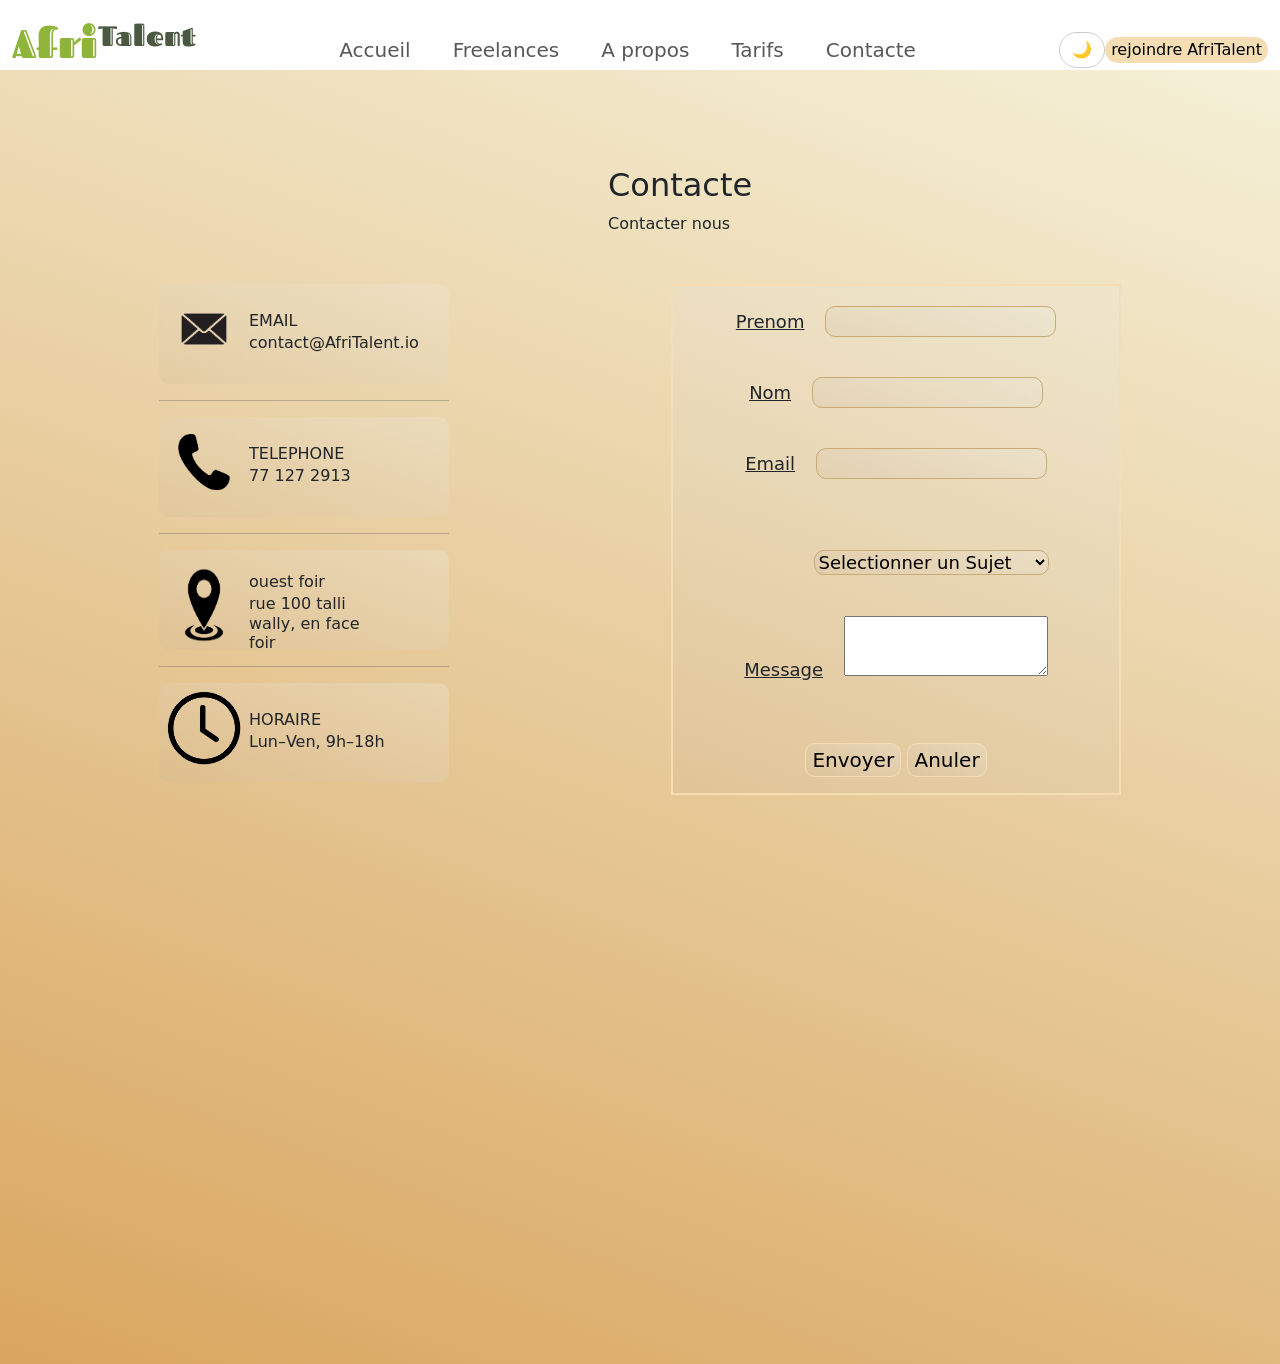
<file: contact.html>
<!DOCTYPE html>
<html lang="fr">

<head>
    <meta charset="UTF-8">
    <meta name="viewport" content="width=device-width, initial-scale=1.0">
    <title>AfriTalent — Accueil</title>
    <!-- Bootstrap 5 via CDN : feuille de style -->
    <link href="https://cdn.jsdelivr.net/npm/bootstrap@5.3.0/dist/css/bootstrap.min.css" rel="stylesheet">
    <!-- Votre feuille de style personnelle -->
    <link rel="stylesheet" href="css/style.css">
    <link rel="stylesheet" href="https://cdnjs.cloudflare.com/ajax/libs/font-awesome/6.5.0/css/all.min.css">
    <link rel="preconnect" href="https://fonts.googleapis.com">
    <link rel="preconnect" href="https://fonts.gstatic.com" crossorigin>
    <link href="https://fonts.googleapis.com/css2?family=Fascinate+Inline&display=swap" rel="stylesheet">
    <link rel="preconnect" href="https://fonts.googleapis.com">
    <link rel="preconnect" href="https://fonts.gstatic.com" crossorigin>
    <link href="https://fonts.googleapis.com/css2?family=Fascinate+Inline&family=Story+Script&display=swap"
        rel="stylesheet">
</head>

<body>
    <header>
        <nav class="navbar  navbar-expand-lg   " id="mainNav">
            <div class="container-fluid ">
                <div class="logo">
                    <nav class="af">
                        <h1>Afri</h1>
                    </nav>
                    <nav class="tal">
                        <h3>Talent</h3>
                    </nav>
                </div>
                <button class="navbar-toggler" type="button" data-bs-toggle="collapse" data-bs-target="#navbarNav"
                    aria-controls="navbarNav" aria-expanded="false" aria-label="Toggle navigation">
                    <span class="navbar-toggler-icon"></span>
                </button>
                <div class="collapse navbar-collapse" id="navbarNav">
                    <!-- j'ai enlevé ca 2h28mn -->
                    <!-- je supprimer prcq je voulais se modele  -->
                    <!-- <ul class="navbar-nav">
                        <li class="nav-item">
                            <a class="nav-link active" aria-current="page" href="#">Home</a>
                        </li>
                        <li class="nav-item">
                            <a class="nav-link" href="#">Features</a>
                        </li>
                        <li class="nav-item">
                            <a class="nav-link" href="#">Pricing</a>
                        </li>
                        <li class="nav-item">
                            <a class="nav-link disabled" aria-disabled="true">Disabled</a>
                        </li>
                    </ul> -->
                    <!-- je suis alles dans le css pour placer mes lien au centre -->
                    <ul class="nav justify-content-center">
                        <li class="nav-item nav-items">
                            <a class="nav-link colli active" aria-current="page" href="index.html">Accueil</a>
                        </li>
                        <li class="nav-item nav-items">
                            <a class="nav-link colli active" href="freelances.html">Freelances</a>
                        </li>
                        <li class="nav-item nav-items">
                            <a class="nav-link colli active" href="about.html">A propos</a>
                        </li>
                        <li class="nav-item nav-items">
                            <a class="nav-link colli active" href="tarifs.html">Tarifs</a>
                        </li>
                        <li class="nav-item nav-items">
                            <a class="nav-link colli active" href="contact.html">Contacte</a>
                        </li>

                        <!-- j'ai pas besoin de ça -->
                        <!-- <li class="nav-item">
                            <a class="nav-link disabled" aria-disabled="true">Disabled</a>
                        </li> -->
                    </ul>
                </div>
                <div class="baf" style="display:flex; align-items:center; gap:10px;">
                    <!-- BOUTON DARK MODE -->
                    <button id="darkToggle" title="Dark / Light mode">🌙</button>

                </div>
                <div class="baf">
                    <button class="button">
                        rejoindre AfriTalent
                    </button>
                </div>
            </div>
        </nav>

    </header>
    <button id="backToTop" title="Retour en haut">↑</button>
    <section id="Contacte" class="fade-section">
        <div class="d-flexx ">
            <h2 class="juss">Contacte</h2>
            <p class="juss">Contacter nous</p>
        </div>
        <div>
            <div class="d-flex justify-content-around">
                <div class="con">
                    <div class="conn ">
                        <div class="d-flex">
                            <img src="images/iconemes.png" class="derrc" alt="icon">
                            <div class="pho">
                                <p>EMAIL</p>
                                <h6>contact@AfriTalent.io</h6>
                            </div>
                        </div>

                    </div>
                    <hr>
                    <div class="conn">
                        <div class="d-flex">
                            <img src="images/tel.png" class="derrc" alt="iconn">
                            <div class="pho">
                                <p>TELEPHONE </p>
                                <h6>77 127 2913</h6>
                            </div>
                        </div>

                    </div>
                    <hr>
                    <div class="conn">
                        <div class="d-flex">
                            <img src="images/locali.png" class="derrc" alt="icon">
                            <div class="phon">
                                <p>ouest foir</p>
                                <h6>rue 100 talli <br> wally, en face <br> foir</h6>
                            </div>
                        </div>

                    </div>
                    <hr>
                    <div class="conn">
                        <div class="d-flex">
                            <img src="images/icone.png" class="derrc" alt="icon">
                            <div class="pho">
                                <p>HORAIRE</p>
                                <h6>Lun–Ven, 9h–18h</h6>
                            </div>
                        </div>

                    </div>
                </div>
                <!-- <div>
                    <nav class="perc">
                        <h6>Nom*</h6>
                        <nav>
                                <input type="text">
                            </nav>
                        </nav>
                        <nav class="perc">
                            <h6>Prenom*</h6>
                            <nav>
                                <input type="text">
                            </nav>
                        </nav>
                    </div>
                    <div class="perc ">
                        <nav class="perc">
                            <h6>EMAIL</h6>
                            <nav>
                                <input type="text">
                            </nav>
                        </nav>
                        <nav class="perc">
                            <h6>TELEPHONE</h6>
                            <nav>
                                <input type="text">
                            </nav>
                        </nav>
                    </div>
                </div> -->

                <div class="cafe">
                    <form id="contactForm" action="">
                        <div class="caf">
                            <label> Prenom</label>
                            <input type="text" id="prenom">
                            <small class="error"></small>
                        </div>
                        <div class="caf">
                            <label> Nom</label>
                            <input type="text" id="nom">
                            <small class="error"></small>
                        </div>
                        <div class="caf">
                            <label>Email</label>
                            <input type="email" id="email">
                            <small class="error"></small>
                        </div>
                        <div class="caf cafd">
                            <select id="sujet">
                                <option value="" disabled selected>Selectionner un Sujet</option>
                                <option value="freelance">Je suis freelance</option>
                                <option value="recherche">Je cherche un freelance</option>
                                <option value="Autre">Autre</option>
                            </select>
                            <small class="error"></small>

                        </div>
                        <div class="caf">
                            <label>Message</label>
                            <textarea id="message"></textarea>
                            <small class="error"></small>
                        </div>
                        <div class="caff">
                            <button type="submit"> Envoyer</button>
                            <button type="reset">Anuler</button>
                        </div>
                        <p id="successMessage"></p>
                    </form>
                </div>

            </div>
            <div class="iframe">
                <iframe
                    src="https://www.google.com/maps/embed?pb=!1m18!1m12!1m3!1d30867.811001520367!2d-17.510142150387384!3d14.742170738751868!2m3!1f0!2f0!3f0!3m2!1i1024!2i768!4f13.1!3m3!1m2!1s0xec10d5bae0c6311%3A0x7e62e1147414012f!2sOuest%20Foire%2C%20Dakar!5e0!3m2!1sfr!2ssn!4v1779310997618!5m2!1sfr!2ssn"
                    style="width:100%; height:450px; border:0;" allowfullscreen="" loading="lazy"
                    referrerpolicy="no-referrer-when-downgrade">
                </iframe>
            </div>
        </div>
    </section>
    <!-- Le contenu de la page sera ajoute ici -->
    <!-- Bootstrap 5 via CDN : script JavaScript -->
    <script src="https://cdn.jsdelivr.net/npm/bootstrap@5.3.0/dist/js/bootstrap.bundle.min.js"></script>
    <!-- Votre script JavaScript -->
    <script src="js/main.js"></script>

</body>

</html>
</file>
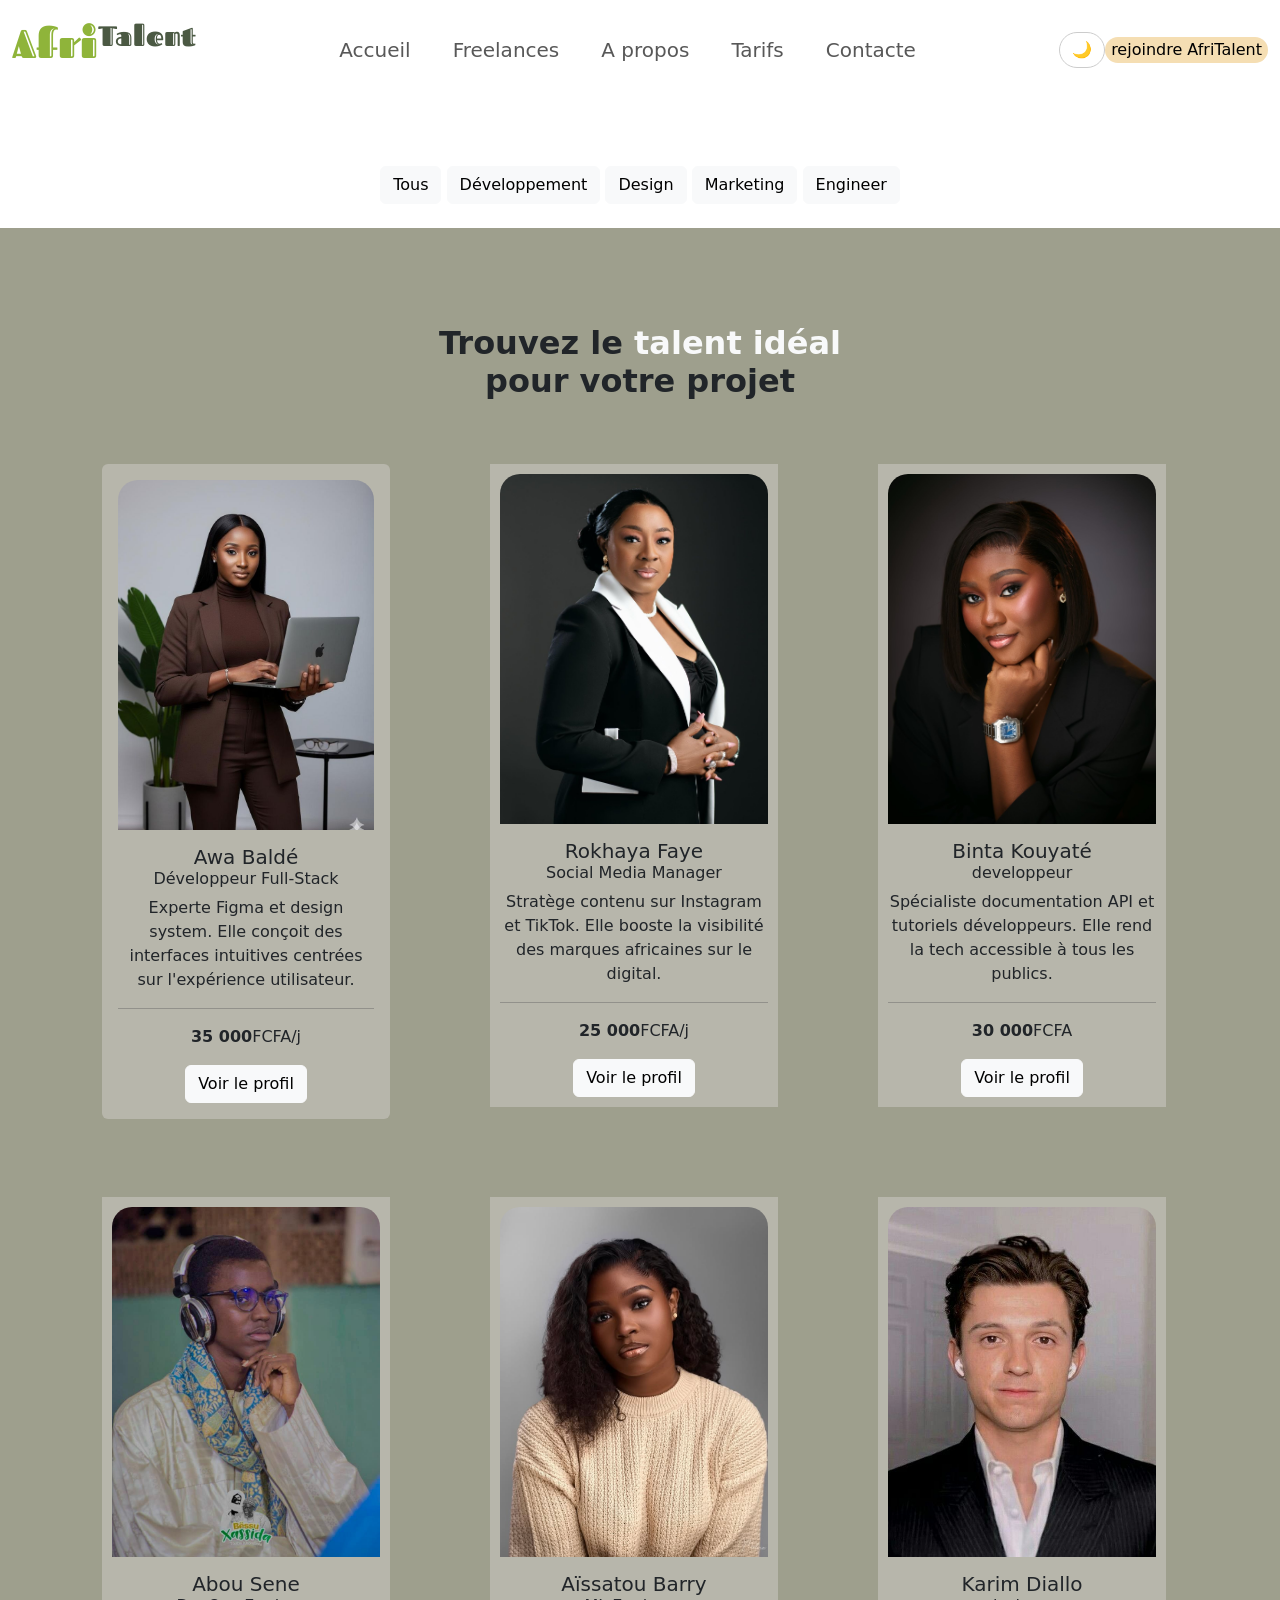
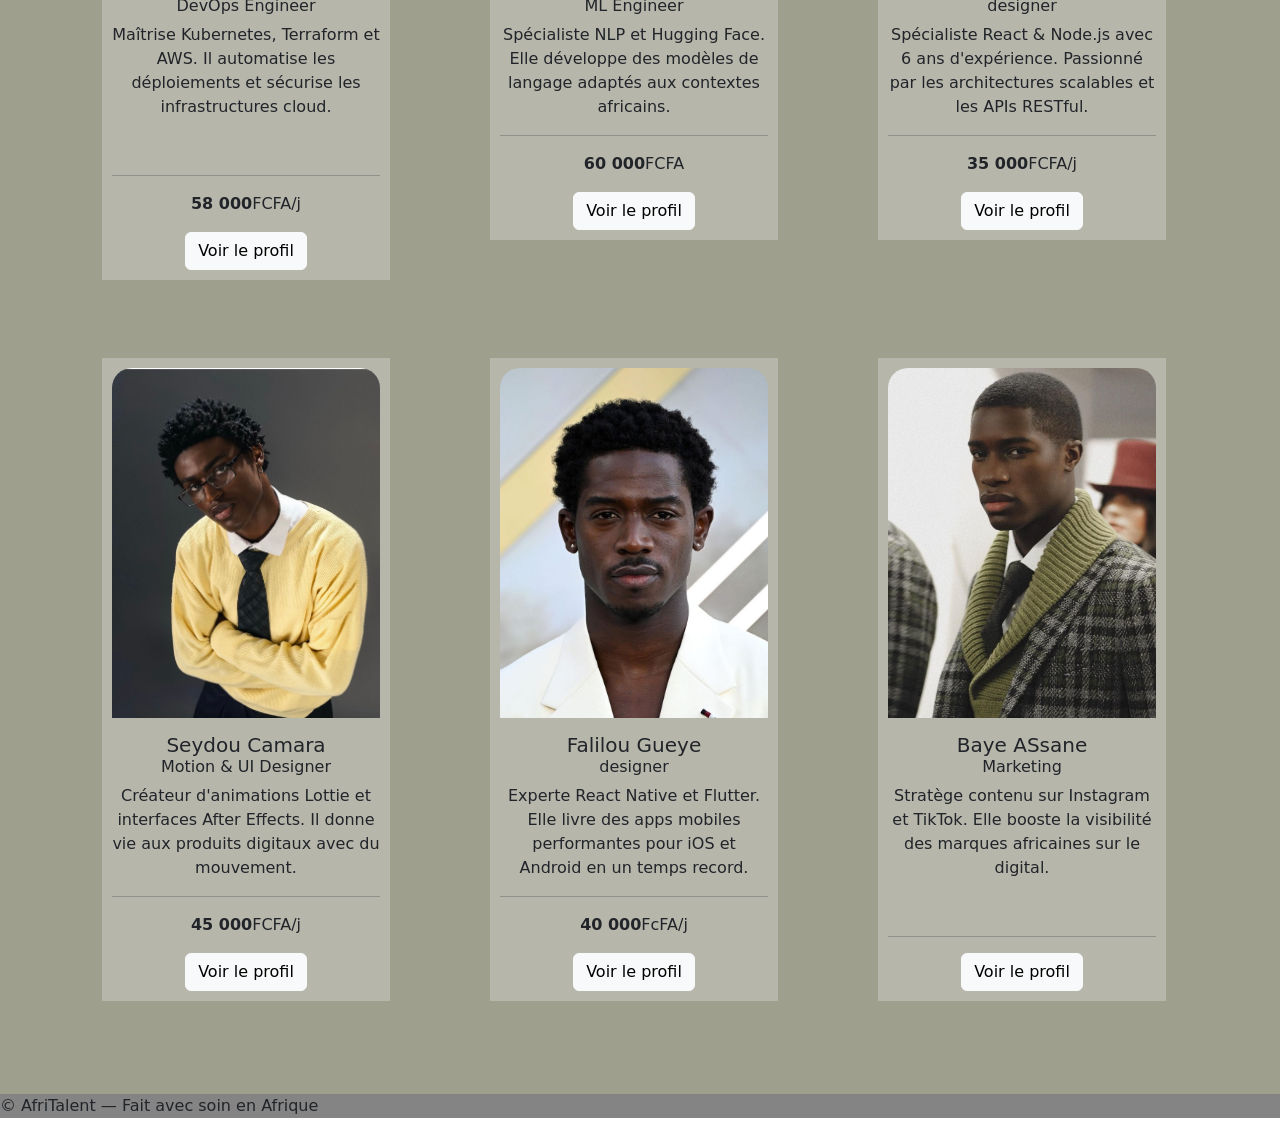
<file: freelances.html>
<!DOCTYPE html>
<html lang="fr">

<head>
    <meta charset="UTF-8">
    <meta name="viewport" content="width=device-width, initial-scale=1.0">
    <title>AfriTalent — Accueil</title>
    <!-- Bootstrap 5 via CDN : feuille de style -->
    <link href="https://cdn.jsdelivr.net/npm/bootstrap@5.3.0/dist/css/bootstrap.min.css" rel="stylesheet">
    <!-- Votre feuille de style personnelle -->
    <link rel="stylesheet" href="css/style.css">
    <link rel="preconnect" href="https://fonts.googleapis.com">
    <link rel="preconnect" href="https://fonts.gstatic.com" crossorigin>
    <link href="https://fonts.googleapis.com/css2?family=Fascinate+Inline&display=swap" rel="stylesheet">
    <link rel="preconnect" href="https://fonts.googleapis.com">
    <link rel="preconnect" href="https://fonts.gstatic.com" crossorigin>
    <link href="https://fonts.googleapis.com/css2?family=Fascinate+Inline&family=Story+Script&display=swap"
        rel="stylesheet">
    <link rel="stylesheet" href="https://cdnjs.cloudflare.com/ajax/libs/font-awesome/6.5.0/css/all.min.css">

</head>

<body>
    <header>
        <nav class="navbar  navbar-expand-lg  " id="mainNav">
            <div class="container-fluid ">
                <div class="logo">
                    <nav class="af">
                        <h1>Afri</h1>
                    </nav>
                    <nav class="tal">
                        <h3>Talent</h3>
                    </nav>
                </div>
                <button class="navbar-toggler" type="button" data-bs-toggle="collapse" data-bs-target="#navbarNav"
                    aria-controls="navbarNav" aria-expanded="false" aria-label="Toggle navigation">
                    <span class="navbar-toggler-icon"></span>
                </button>
                <div class="collapse navbar-collapse" id="navbarNav">
                    <!-- j'ai enlevé ca 2h28mn -->
                    <!-- je supprimer prcq je voulais se modele  -->
                    <!-- <ul class="navbar-nav">
                        <li class="nav-item">
                            <a class="nav-link active" aria-current="page" href="#">Home</a>
                        </li>
                        <li class="nav-item">
                            <a class="nav-link" href="#">Features</a>
                        </li>
                        <li class="nav-item">
                            <a class="nav-link" href="#">Pricing</a>
                        </li>
                        <li class="nav-item">
                            <a class="nav-link disabled" aria-disabled="true">Disabled</a>
                        </li>
                    </ul> -->
                    <!-- je suis alles dans le css pour placer mes lien au centre -->
                    <ul class="nav justify-content-center">
                        <li class="nav-item nav-items">
                            <a class="nav-link colli active" aria-current="page" href="index.html">Accueil</a>
                        </li>
                        <li class="nav-item nav-items">
                            <a class="nav-link colli active" href="freelances.html">Freelances</a>
                        </li>
                        <li class="nav-item nav-items">
                            <a class="nav-link colli active" href="about.html">A propos</a>
                        </li>
                        <li class="nav-item nav-items">
                            <a class="nav-link colli active" href="tarifs.html">Tarifs</a>
                        </li>
                        <li class="nav-item nav-items">
                            <a class="nav-link colli active" href="contact.html">Contacte</a>
                        </li>

                        <!-- j'ai pas besoin de ça -->
                        <!-- <li class="nav-item">
                            <a class="nav-link disabled" aria-disabled="true">Disabled</a>
                        </li> -->
                    </ul>
                </div>
                <div class="baf" style="display:flex; align-items:center; gap:10px;">
                    <!-- BOUTON DARK MODE -->
                    <button id="darkToggle" title="Dark / Light mode">🌙</button>

                </div>
                <div class="baf">
                    <button class="button">
                        rejoindre AfriTalent
                    </button>
                </div>
            </div>
        </nav>

    </header>
    <button id="backToTop" title="Retour en haut">↑</button>
    <div class=" d-flexx text-center mb-4">
        <button class="btn btn-light filter-btn" data-filter="all">Tous</button>
        <button class="btn btn-light filter-btn" data-filter="dev">Développement</button>
        <button class="btn btn-light filter-btn" data-filter="design">Design</button>
        <button class="btn btn-light filter-btn" data-filter="marketing">Marketing</button>
        <button class="btn btn-light filter-btn" data-filter="Engineer">Engineer</button>
    </div>
    <section id="hero1" class="py-5" class="fade-section">
        <div class="container">
            <div class="text-center mt-5 mb-5">
                <h2 class="fw-bold">
                    Trouvez le <strong class="text-light fw-bold"> talent idéal </strong> <br> pour votre projet
                </h2>
            </div>

            <!-- <p class="d-flex justify-content-center pb-3">
                Des freelances qualifiés, disponibles et prêts à travailler sur vos projets dès aujourd'hui.
            </p> -->
            <div class="row g-5">
                <div class="col-12 col-md-6 col-lg-4 freelance-card" data-category="dev">
                    <div class="card-f p-3 rounded " style="width: 18rem;  ">
                        <img src="images/profile2.jpg" class="card-img-top" alt="awa">
                        <div class="card-body">
                            <h5 class="card-title">Awa Baldé</h5>
                            <h6>Développeur Full-Stack</h6>
                            <p class="card-text">Experte Figma et design system. Elle conçoit des interfaces
                                intuitives
                                centrées sur l'expérience utilisateur.
                            </p>
                            <hr>
                            <p><strong>35 000</strong>FCFA/j</p>
                            <a href="#" class="btn btn-light">Voir le profil</a>
                        </div>
                    </div>
                </div>
                <div class="col-12 col-md-6 col-lg-4 freelance-card" data-category="marketing">
                    <div class="card-f" style="width: 18rem;">
                        <img src="images/pro2.jpg" class="card-img-top" alt="Rokhaya">
                        <div class="card-body">
                            <h5 class="card-title">Rokhaya Faye</h5>
                            <h6>Social Media Manager</h6>
                            <p class="card-text">
                                Stratège contenu sur Instagram et TikTok. Elle booste la visibilité des marques
                                africaines
                                sur le digital.
                            </p>
                            <hr>
                            <p><strong>25 000</strong>FCFA/j</p>
                            <a href="#" class="btn btn-light">Voir le profil</a>
                        </div>
                    </div>
                </div>
                <div class="col-12 col-md-6 col-lg-4 freelance-card" data-category="dev">
                    <div class="card-f" style="width: 18rem; ">
                        <img src="images/profile3.jpg" class="card-img-top" alt="Binta">
                        <div class="card-body">
                            <h5 class="card-title">Binta Kouyaté</h5>
                            <h6> developpeur</h6>
                            <p class="card-text">
                                Spécialiste documentation API et tutoriels développeurs. Elle rend la tech
                                accessible à
                                tous
                                les publics.
                            </p>
                            <hr>
                            <p><strong>30 000</strong>FCFA</p>
                            <a href="#" class="btn btn-light">Voir le profil</a>
                        </div>
                    </div>
                </div>
                <div class="col-12 col-md-6 col-lg-4 freelance-card" data-category="dev">
                    <div class="card-f" style="width: 18rem ; ">
                        <img src="images/seydou.jpeg" class="card-img-top" alt="abou Sene">
                        <div class="card-body">
                            <h5 class="card-title">Abou Sene</h5>
                            <h6>DevOps Engineer</h6>
                            <p class="card-text">
                                Maîtrise Kubernetes, Terraform et AWS. Il automatise les déploiements et sécurise
                                les
                                infrastructures cloud.
                            </p>
                            <br>
                            <hr>
                            <p><strong>58 000</strong>FCFA/j</p>
                            <a href="#" class="btn btn-light">Voir le profil</a>
                        </div>
                    </div>
                </div>
                <div class="col-12 col-md-6 col-lg-4 freelance-card" data-category="Engineer">
                    <div class="card-f" style="width: 18rem;">
                        <img src="images/profile4.jpg" class="card-img-top" alt="aissatou">
                        <div class="card-body">
                            <h5 class="card-title">Aïssatou Barry</h5>
                            <h6>ML Engineer</h6>
                            <p class="card-text">
                                Spécialiste NLP et Hugging Face. Elle développe des modèles de langage adaptés aux
                                contextes
                                africains.
                            </p>
                            <hr>
                            <p><strong>60 000</strong>FCFA</p>
                            <a href="#" class="btn btn-light">Voir le profil</a>
                        </div>
                    </div>
                </div>
                <div class="col-12 col-md-6 col-lg-4 freelance-card" data-category="design">
                    <div class="card-f" style="width: 18rem;">
                        <img src="images/profile1.jpg" class="card-img-top" alt="Karim">
                        <div class="card-body">
                            <h5 class="card-title">Karim Diallo</h5>
                            <h6>designer</h6>
                            <p class="card-text">
                                Spécialiste React & Node.js avec 6 ans d'expérience. Passionné par les architectures
                                scalables et les APIs RESTful.
                            </p>

                            <hr>
                            <p><strong>35 000</strong>FCFA/j</p>
                            <a href="#" class="btn btn-light">Voir le profil</a>
                        </div>
                    </div>
                </div>

                <div class="col-12 col-md-6 col-lg-4 freelance-card" data-category="design">
                    <div class="card-f" style="width: 18rem; ">
                        <img src="images/profile5.jpg" class="card-img-top" alt="seydou-camara">
                        <div class="card-body">
                            <h5 class="card-title">Seydou Camara</h5>
                            <h6>Motion & UI Designer</h6>
                            <p class="card-text">
                                Créateur d'animations Lottie et interfaces After Effects. Il donne vie aux produits
                                digitaux
                                avec du mouvement.
                            </p>
                            <hr>
                            <p><strong>45 000</strong>FCFA/j</p>
                            <a href="#" class="btn btn-light">Voir le profil</a>
                        </div>
                    </div>
                </div>
                <div class="col-12 col-md-6 col-lg-4 freelance-card" data-category="design">
                    <div class="card-f" style="width: 18rem; ">
                        <img src="images/profile6.jpg" class="card-img-top" alt="falilou">
                        <div class="card-body">
                            <h5 class="card-title">Falilou Gueye</h5>
                            <h6>designer</h6>
                            <p class="card-text">
                                Experte React Native et Flutter. Elle livre des apps mobiles performantes pour iOS
                                et
                                Android en un temps record.
                            </p>
                            <hr>
                            <p><strong>40 000</strong>FcFA/j</p>
                            <a href="#" class="btn btn-light">Voir le profil</a>
                        </div>
                    </div>
                </div>
                <div class="col-12 col-md-6 col-lg-4 freelance-card" data-category="marketing">
                    <div class="card-f" style="width: 18rem;">
                        <img src="images/profile7.jpg" class="card-img-top" alt="baye">
                        <div class="card-body">
                            <h5 class="card-title">Baye ASsane</h5>
                            <h6>Marketing</h6>  
                            <p class="card-text">
                                Stratège contenu sur Instagram et TikTok. Elle booste la visibilité des marques
                                africaines
                                sur le digital.
                            </p>
                            <br>
                            <hr>
                            <a href="#" class="btn btn-light">Voir le profil</a>
                        </div>
                    </div>
                </div>






            </div>
        </div>



        <!-- <div class="container row ">

                    <div class="col-12 col-md-6 col-lg-4">
                        <div class="card-f p-3 rounded " style="width: 18rem;  ">
                            <img src="images/profile2.jpg" class="card-img-top" alt="...">
                            <div class="card-body">
                                <h5 class="card-title">Awa Baldé</h5>
                                <h6>Développeur Full-Stack</h6>
                                <p class="card-text">Experte Figma et design system. Elle conçoit des interfaces
                                    intuitives
                                    centrées sur l'expérience utilisateur.
                                </p>
                                <hr>
                                <p><strong>35 000</strong>FCFA/j</p>
                                <a href="#" class="btn btn-light">Voir le profil</a>
                            </div>
                        </div>
                    </div>
                    <div class="col-12 col-md-6 col-lg-4">
                        <div class="card-f" style="width: 18rem;">
                            <img src="images/pro2.jpg" class="card-img-top" alt="...">
                            <div class="card-body">
                                <h5 class="card-title">Rokhaya Faye</h5>
                                <h6>Social Media Manager</h6>
                                <p class="card-text">
                                    Stratège contenu sur Instagram et TikTok. Elle booste la visibilité des marques
                                    africaines
                                    sur le digital.
                                </p>
                                <hr>
                                <p><strong>25 000</strong>FCFA/j</p>
                                <a href="#" class="btn btn-light">Voir le profil</a>
                            </div>
                        </div>
                    </div>
                    <div class="col-12 col-md-6 col-lg-4">
                        <div class="card-f" style="width: 18rem; ">
                            <img src="images/profile3.jpg" class="card-img-top" alt="...">
                            <div class="card-body">
                                <h5 class="card-title">Binta Kouyaté</h5>
                                <h6>Rédactrice technique</h6>
                                <p class="card-text">
                                    Spécialiste documentation API et tutoriels développeurs. Elle rend la tech
                                    accessible à
                                    tous
                                    les publics.
                                </p>
                                <hr>
                                <p><strong>30 000</strong>FCFA</p>
                                <a href="#" class="btn btn-light">Voir le profil</a>
                            </div>
                        </div>
                    </div>


                    <div class="col-12 col-md-6 col-lg-4">
                        <div class="card-f" style="width: 18rem ; ">
                            <img src="images/seydou.jpeg" class="card-img-top" alt="...">
                            <div class="card-body">
                                <h5 class="card-title">Abou Sene</h5>
                                <h6>DevOps Engineer</h6>
                                <p class="card-text">
                                    Maîtrise Kubernetes, Terraform et AWS. Il automatise les déploiements et sécurise
                                    les
                                    infrastructures cloud.
                                </p>
                                <br>
                                <hr>
                                <p><strong>58 000</strong>FCFA/j</p>
                                <a href="#" class="btn btn-light">Voir le profil</a>
                            </div>
                        </div>
                    </div>
                    <div class="col-12 col-md-6 col-lg-4">
                        <div class="card-f" style="width: 18rem;">
                            <img src="images/profile4.jpg" class="card-img-top" alt="...">
                            <div class="card-body">
                                <h5 class="card-title">Aïssatou Barry</h5>
                                <h6>ML Engineer</h6>
                                <p class="card-text">
                                    Spécialiste NLP et Hugging Face. Elle développe des modèles de langage adaptés aux
                                    contextes
                                    africains.
                                </p>
                                <hr>
                                <p><strong>60 000</strong>FCFA</p>
                                <a href="#" class="btn btn-light">Voir le profil</a>
                            </div>
                        </div>
                    </div class="col-12 col-md-6 col-lg-4">
                    <div class="card-f" style="width: 18rem;">
                        <img src="images/profile1.jpg" class="card-img-top" alt="...">
                        <div class="card-body">
                            <h5 class="card-title">Karim Diallo</h5>
                            <p class="card-text">
                                Spécialiste React & Node.js avec 6 ans d'expérience. Passionné par les architectures
                                scalables et les APIs RESTful.
                            </p>

                            <hr>
                            <p><strong>35 000</strong>FCFA/j</p>
                            <a href="#" class="btn btn-light">Voir le profil</a>
                        </div>
                    </div>


                    <div class="col-12 col-md-6 col-lg-4">
                        <div class="card-f" style="width: 18rem; ">
                            <img src="images/profile5.jpg" class="card-img-top" alt="...">
                            <div class="card-body">
                                <h5 class="card-title">Seydou Camara</h5>
                                <h6>Motion & UI Designer</h6>
                                <p class="card-text">
                                    Créateur d'animations Lottie et interfaces After Effects. Il donne vie aux produits
                                    digitaux
                                    avec du mouvement.
                                </p>
                                <hr>
                                <p><strong>45 000</strong>FCFA/j</p>
                                <a href="#" class="btn btn-light">Voir le profil</a>
                            </div>
                        </div>
                    </div>
                    <div class="col-12 col-md-6 col-lg-4">
                        <div class="card-f" style="width: 18rem; ">
                            <img src="images/profile6.jpg" class="card-img-top" alt="...">
                            <div class="card-body">
                                <h5 class="card-title">Falilou Gueye</h5>
                                <p class="card-text">
                                    Experte React Native et Flutter. Elle livre des apps mobiles performantes pour iOS
                                    et
                                    Android en un temps record.
                                </p>
                                <hr>
                                <p><strong>40 000</strong>FcFA/j</p>
                                <a href="#" class="btn btn-light">Voir le profil</a>
                            </div>
                        </div>
                    </div>
                    <div class="col-12 col-md-6 col-lg-4">
                        <div class="card-f" style="width: 18rem;">
                            <img src="images/profile7.jpg" class="card-img-top" alt="...">
                            <div class="card-body">
                                <h5 class="card-title">Baye ASsane</h5>
                                <h6>Social Media Manager</h6>
                                <p class="card-text">
                                    Stratège contenu sur Instagram et TikTok. Elle booste la visibilité des marques
                                    africaines
                                    sur le digital.
                                </p>
                                <br>
                                <hr>
                                <a href="#" class="btn btn-light">Voir le profil</a>
                            </div>
                        </div>
                    </div>
                </div> -->


    </section>
    <footer class="fotfre">
        <p>© AfriTalent — Fait avec soin en Afrique</p>
    </footer>
    <!-- Le contenu de la page sera ajoute ici -->
    <!-- Bootstrap 5 via CDN : script JavaScript -->
    <script src="https://cdn.jsdelivr.net/npm/bootstrap@5.3.0/dist/js/bootstrap.bundle.min.js"></script>
    <!-- Votre script JavaScript -->
    <script src="js/main.js"></script>

</body>

</html>
</file>
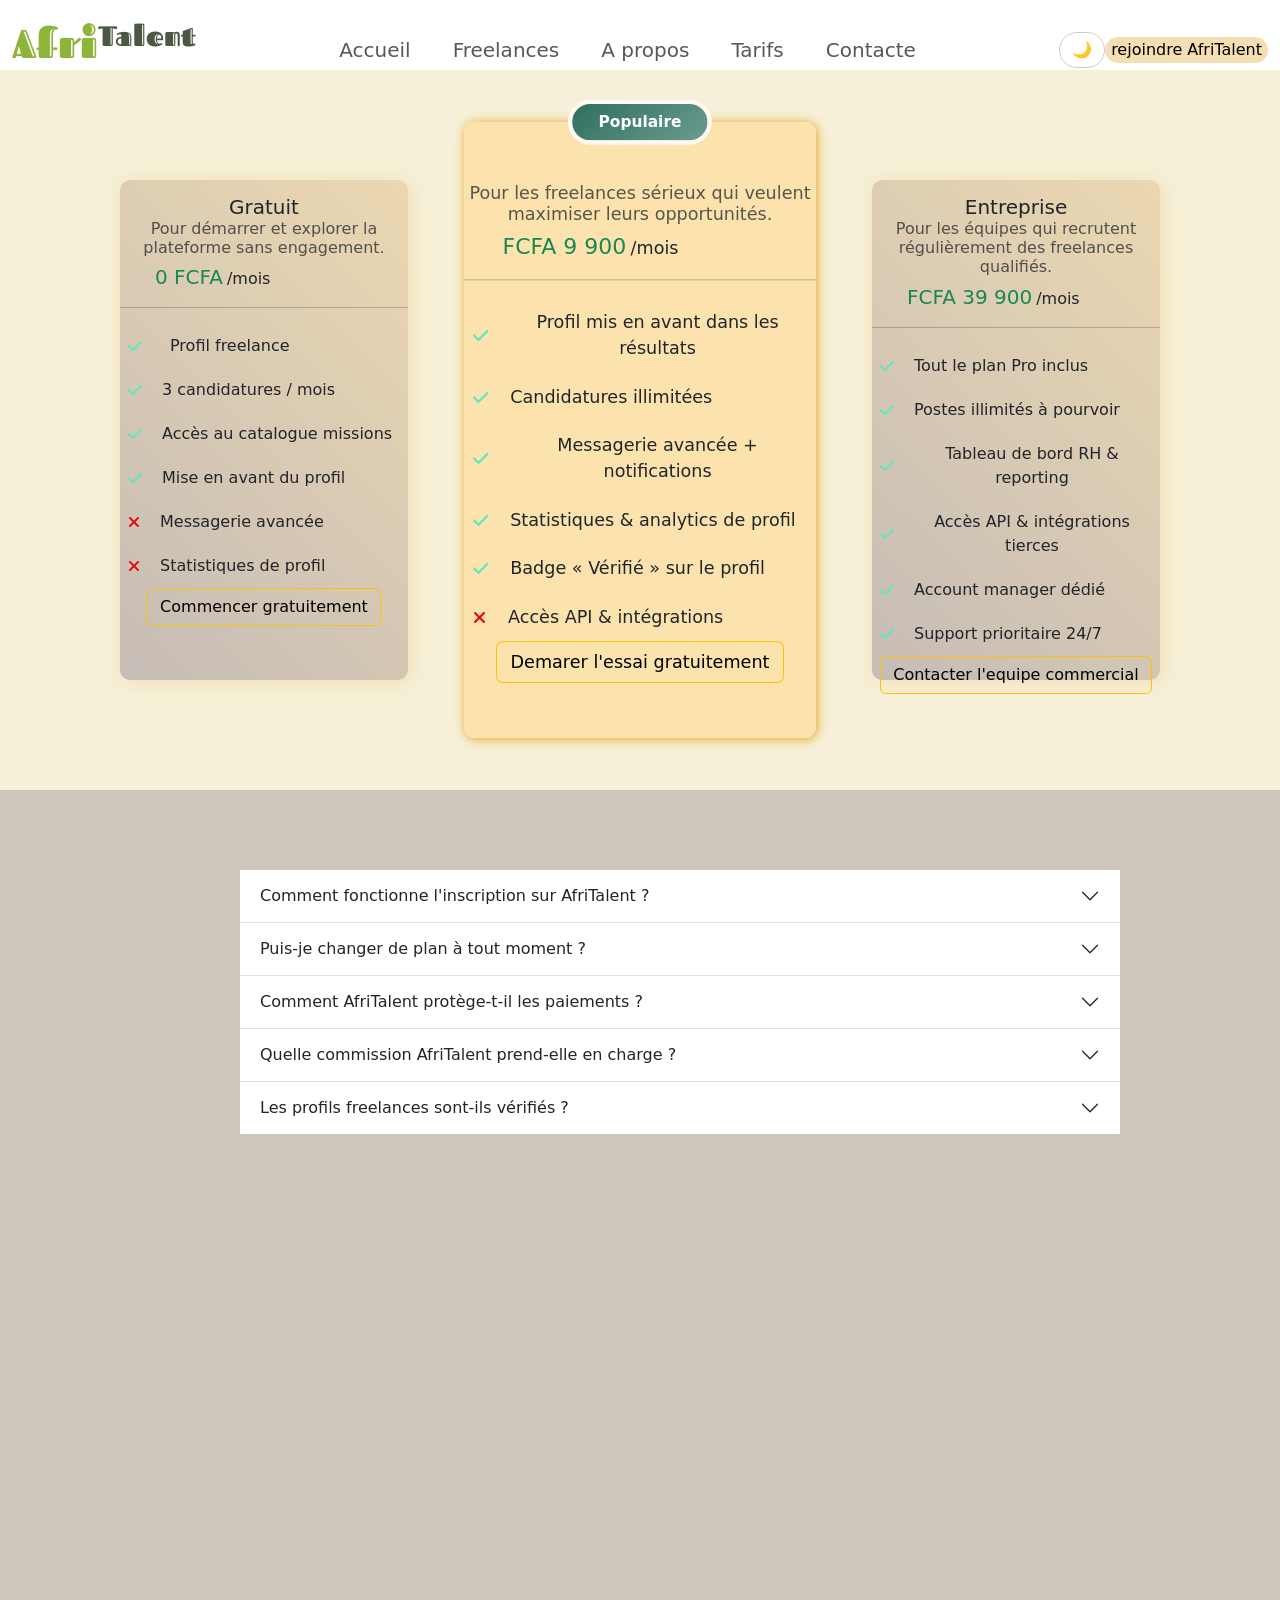
<file: tarifs.html>
<!DOCTYPE html>
<html lang="fr">

<head>
    <meta charset="UTF-8">
    <meta name="viewport" content="width=device-width, initial-scale=1.0">
    <title>AfriTalent — Accueil</title>
    <!-- Bootstrap 5 via CDN : feuille de style -->
    <link href="https://cdn.jsdelivr.net/npm/bootstrap@5.3.0/dist/css/bootstrap.min.css" rel="stylesheet">
    <!-- Votre feuille de style personnelle -->
    <link rel="stylesheet" href="css/style.css">
    <link rel="stylesheet" href="https://cdnjs.cloudflare.com/ajax/libs/font-awesome/6.5.0/css/all.min.css">
    <link rel="preconnect" href="https://fonts.googleapis.com">
    <link rel="preconnect" href="https://fonts.gstatic.com" crossorigin>
    <link href="https://fonts.googleapis.com/css2?family=Fascinate+Inline&display=swap" rel="stylesheet">
    <link rel="preconnect" href="https://fonts.googleapis.com">
    <link rel="preconnect" href="https://fonts.gstatic.com" crossorigin>
    <link href="https://fonts.googleapis.com/css2?family=Fascinate+Inline&family=Story+Script&display=swap"
        rel="stylesheet">
</head>

<body>
    <header>
        <nav class="navbar  navbar-expand-lg   " id="mainNav">
            <div class="container-fluid ">
                <div class="logo">
                    <nav class="af">
                        <h1>Afri</h1>
                    </nav>
                    <nav class="tal">
                        <h3>Talent</h3>
                    </nav>
                </div>
                <button class="navbar-toggler" type="button" data-bs-toggle="collapse" data-bs-target="#navbarNav"
                    aria-controls="navbarNav" aria-expanded="false" aria-label="Toggle navigation">
                    <span class="navbar-toggler-icon"></span>
                </button>
                <div class="collapse navbar-collapse" id="navbarNav">
                    <!-- j'ai enlevé ca 2h28mn -->
                    <!-- je supprimer prcq je voulais se modele  -->
                    <!-- <ul class="navbar-nav">
                        <li class="nav-item">
                            <a class="nav-link active" aria-current="page" href="#">Home</a>
                        </li>
                        <li class="nav-item">
                            <a class="nav-link" href="#">Features</a>
                        </li>
                        <li class="nav-item">
                            <a class="nav-link" href="#">Pricing</a>
                        </li>
                        <li class="nav-item">
                            <a class="nav-link disabled" aria-disabled="true">Disabled</a>
                        </li>
                    </ul> -->
                    <!-- je suis alles dans le css pour placer mes lien au centre -->
                    <ul class="nav justify-content-center">
                        <li class="nav-item nav-items">
                            <a class="nav-link colli active" aria-current="page" href="index.html">Accueil</a>
                        </li>
                        <li class="nav-item nav-items">
                            <a class="nav-link colli active" href="freelances.html">Freelances</a>
                        </li>
                        <li class="nav-item nav-items">
                            <a class="nav-link colli active" href="about.html">A propos</a>
                        </li>
                        <li class="nav-item nav-items">
                            <a class="nav-link colli active" href="tarifs.html">Tarifs</a>
                        </li>
                        <li class="nav-item nav-items">
                            <a class="nav-link colli active" href="contact.html">Contacte</a>
                        </li>

                        <!-- j'ai pas besoin de ça -->
                        <!-- <li class="nav-item">
                            <a class="nav-link disabled" aria-disabled="true">Disabled</a>
                        </li> -->
                    </ul>
                </div>
                <div class="baf" style="display:flex; align-items:center; gap:10px;">
                    <!-- BOUTON DARK MODE -->
                    <button id="darkToggle" title="Dark / Light mode">🌙</button>

                </div>
                <div class="baf">
                    <button class="button">
                        rejoindre AfriTalent
                    </button>
                </div>
            </div>
        </nav>

    </header>
    <button id="backToTop" title="Retour en haut">↑</button>
    <section id="tarifs" class="fade-section">
        <div class="d-flex tarif">
            <div>
                <!-- ici nous les tarif gratuite -->
                <div class="card-y card-w  ">
                    <div class="card-body ">
                        <h5 class="card-title">Gratuit</h5>
                        <h6 class="card-subtitle mb-2 text-muted">Pour démarrer et explorer la plateforme sans
                            engagement.
                        </h6>
                        <div class="chif-tarif">
                            <h5>0 FCFA</h5>
                            <p style="margin: 0;">/mois</p>
                        </div>
                        <hr>
                        <div class="d-flex chec ">
                            <i class="fa-solid fa-check" style="color: rgb(99, 230, 190);"></i>
                            <p class="chec">Profil freelance <strong></strong></p>
                        </div>
                        <div class="chec">
                            <i class="fa-solid fa-check" style="color: rgb(99, 230, 190);"></i>
                            <p>3 candidatures / mois</p>
                        </div>
                        <div class="chec">
                            <i class="fa-solid fa-check" style="color: rgb(99, 230, 190);"></i>
                            <p>Accès au catalogue missions</p>
                        </div>
                        <div class="chec">
                            <i class="fa-solid fa-check" style="color: rgb(99, 230, 190);"></i>
                            <p>Mise en avant du profil</p>
                        </div>
                    </div>
                    <div class="chec">
                        <i class="fa-solid fa-xmark" style="color: rgb(226, 14, 14);"></i>
                        <p>Messagerie avancée</p>
                    </div>
                    <div class="chec">
                        <i class="fa-solid fa-xmark" style="color: rgb(226, 14, 14);"></i>
                        <p>Statistiques de profil</p>
                    </div>
                    <button class="btn btn-outline-warning text-black">Commencer gratuitement</button>
                </div>
            </div>
            <!-- ensuite les tarifs populaire -->
            <div class="card-y card-n ">
                <div class="card-body card-q">
                    <h5 class="card-titlee">Populaire</h5>
                    <h6 class="card-subtitle mb-2 text-muted">Pour les freelances sérieux qui veulent maximiser
                        leurs
                        opportunités.</h6>
                    <div class="chif-tarif">
                        <h5 style=" margin: 0"> FCFA 9 900</h5>
                        <p style="margin: 0;">/mois</p>
                    </div>
                    <hr>
                    <div class="chec">
                        <i class="fa-solid fa-check" style="color: rgb(99, 230, 190);"></i>
                        <p>Profil mis en avant dans les résultats <strong></strong></p>
                    </div>
                    <div class="chec">
                        <i class="fa-solid fa-check" style="color: rgb(99, 230, 190);"></i>
                        <p>Candidatures illimitées</p>
                    </div>
                    <div class="chec">
                        <i class="fa-solid fa-check" style="color: rgb(99, 230, 190);"></i>
                        <p>Messagerie avancée + notifications</p>
                    </div>
                    <div class="chec">
                        <i class="fa-solid fa-check" style="color: rgb(99, 230, 190);"></i>
                        <p>Statistiques & analytics de profil</p>
                    </div>
                    <div class="chec">
                        <i class="fa-solid fa-check" style="color: rgb(99, 230, 190);"></i>
                        <p>Badge « Vérifié » sur le profil</p>
                    </div>
                    <div class="chec">
                        <i class="fa-solid fa-xmark" style="color: rgb(226, 14, 14);"></i>
                        <p>Accès API & intégrations</p>
                    </div>
                    <button class="btn btn-outline-warning text-black">Demarer l'essai gratuitement</button>
                </div>
            </div>
            <!-- enfin les tarifs mensuel -->
            <div class="card-y card-w ">
                <div class="card-body">
                    <h5 class="card-title">Entreprise</h5>
                    <h6 class="card-subtitle mb-2 text-muted">Pour les équipes qui recrutent régulièrement des
                        freelances
                        qualifiés.</h6>
                    <div class="chif-tarif">
                        <h5 style=" margin: 0"> FCFA 39 900</h5>
                        <p style="margin: 0;">/mois</p>
                    </div>
                    <hr>
                    <div class="chec">
                        <i class="fa-solid fa-check" style="color: rgb(99, 230, 190);"></i>
                        <p>Tout le plan Pro inclus </p>
                    </div>
                    <div class="chec">
                        <i class="fa-solid fa-check" style="color: rgb(99, 230, 190);"></i>
                        <p>Postes illimités à pourvoir</p>
                    </div>
                    <div class="chec">
                        <i class="fa-solid fa-check" style="color: rgb(99, 230, 190);"></i>
                        <p>Tableau de bord RH & reporting</p>
                    </div>
                    <div class="chec">
                        <i class="fa-solid fa-check" style="color: rgb(99, 230, 190);"></i>
                        <p>Accès API & intégrations tierces</p>
                    </div>
                    <div class="chec">
                        <i class="fa-solid fa-check" style="color: rgb(99, 230, 190);"></i>
                        <p>Account manager dédié</p>
                    </div>
                    <div class="chec">
                        <i class="fa-solid fa-check" style="color: rgb(99, 230, 190);"></i>
                        <p>Support prioritaire 24/7</p>
                    </div>
                    <button class="btn btn-outline-warning text-black">Contacter l'equipe commercial</button>
                </div>
            </div>
        </div>
    </section>
    <section id="faq" class="fade-section">

        <div class="accordion accordion-flush tar" id="accordionFlushExample">

            <!-- QUESTION 1 -->
            <div class="accordion-item">
                <h2 class="accordion-header" id="flush-headingOne">
                    <button class="accordion-button collapsed" type="button" data-bs-toggle="collapse"
                        data-bs-target="#flush-collapseOne" aria-expanded="false" aria-controls="flush-collapseOne">
                        Comment fonctionne l'inscription sur AfriTalent ?
                    </button>
                </h2>
                <div id="flush-collapseOne" class="accordion-collapse collapse" data-bs-parent="#accordionFlushExample">
                    <div class="accordion-body">
                        L'inscription est simple et rapide. Créez votre compte avec votre
                        email, choisissez votre rôle (freelance ou entreprise),
                        complétez votre profil en quelques étapes, et vous êtes prêt.
                        Le plan gratuit ne nécessite aucune carte bancaire.
                    </div>
                </div>
            </div>

            <!-- QUESTION 2 -->
            <div class="accordion-item">
                <h2 class="accordion-header" id="flush-headingTwo">
                    <button class="accordion-button collapsed" type="button" data-bs-toggle="collapse"
                        data-bs-target="#flush-collapseTwo" aria-expanded="false" aria-controls="flush-collapseTwo">
                        Puis-je changer de plan à tout moment ?
                    </button>
                </h2>
                <div id="flush-collapseTwo" class="accordion-collapse collapse" data-bs-parent="#accordionFlushExample">
                    <div class="accordion-body">
                        Oui, vous pouvez passer à un plan supérieur ou inférieur à tout
                        moment depuis votre tableau de bord.
                        Le changement prend effet immédiatement et la facturation
                        est ajustée au prorata pour le mois en cours.
                    </div>
                </div>
            </div>

            <!-- QUESTION 3 -->
            <div class="accordion-item">
                <h2 class="accordion-header" id="flush-headingThree">
                    <button class="accordion-button collapsed" type="button" data-bs-toggle="collapse"
                        data-bs-target="#flush-collapseThree" aria-expanded="false" aria-controls="flush-collapseThree">
                        Comment AfriTalent protège-t-il les paiements ?
                    </button>
                </h2>
                <div id="flush-collapseThree" class="accordion-collapse collapse"
                    data-bs-parent="#accordionFlushExample">
                    <div class="accordion-body">
                        AfriTalent utilise un système d'escrow : l'entreprise dépose les
                        fonds en début de mission, et le freelance les reçoit uniquement
                        à la validation de la livraison.
                        Ce mécanisme protège les deux parties et garantit des
                        transactions sécurisées.
                    </div>
                </div>
            </div>

            <!-- QUESTION 4 -->
            <div class="accordion-item">
                <h2 class="accordion-header" id="flush-headingFour">
                    <button class="accordion-button collapsed" type="button" data-bs-toggle="collapse"
                        data-bs-target="#flush-collapseFour" aria-expanded="false" aria-controls="flush-collapseFour">
                        Quelle commission AfriTalent prend-elle en charge ?
                    </button>
                </h2>
                <div id="flush-collapseFour" class="accordion-collapse collapse"
                    data-bs-parent="#accordionFlushExample">
                    <div class="accordion-body">
                        AfriTalent prélève une commission de 10% sur chaque mission
                        pour les comptes gratuits, 7% pour le plan Pro, et 5% pour
                        le plan Entreprise. Cette commission couvre la sécurisation
                        des paiements, le support et l'infrastructure.
                    </div>
                </div>
            </div>

            <!-- QUESTION 5 -->
            <div class="accordion-item">
                <h2 class="accordion-header" id="flush-headingFive">
                    <button class="accordion-button collapsed" type="button" data-bs-toggle="collapse"
                        data-bs-target="#flush-collapseFive" aria-expanded="false" aria-controls="flush-collapseFive">
                        Les profils freelances sont-ils vérifiés ?
                    </button>
                </h2>
                <div id="flush-collapseFive" class="accordion-collapse collapse"
                    data-bs-parent="#accordionFlushExample">
                    <div class="accordion-body">
                        Oui. Chaque freelance passe par un processus de vérification
                        d'identité et de compétences. Les profils Pro bénéficient en
                        plus d'un badge « Vérifié » visible par les entreprises,
                        ce qui augmente leur taux de sélection sur les missions.
                    </div>
                </div>
            </div>

        </div>
    </section>
    <!-- Le contenu de la page sera ajoute ici -->
    <!-- Bootstrap 5 via CDN : script JavaScript -->
    <script src="https://cdn.jsdelivr.net/npm/bootstrap@5.3.0/dist/js/bootstrap.bundle.min.js"></script>
    <!-- Votre script JavaScript -->
    <script src="js/main.js"></script>

</body>

</html>
</file>
<file: css/style.css>
* {
    box-sizing: border-box;
    /* évite les débordements */
}

body {
    overflow-x: hidden;
    /* empêche le scroll horizontal */
    width: 100%;
}

:root {
    --couleurprinc: #F5F0D7;
    --couleursecond: #8FB43A;
    --couleurterc: red;
    --couleur4: #CFC7BC;
    --couleur5: #CFCAC6;
    --couleur6: #9E9F8D;
    --couleur8: #969587;
}



#navbarNav {
    justify-content: center;
}


.logo {
    display: flex;
}

.af {
    font-family: "Fascinate Inline", system-ui;
    font-weight: 400;
    font-style: normal;
    color: #8FB43A;
    font-size: 2rem;
    padding: 0px;
}

.tal {
    font-family: "Fascinate Inline", system-ui;
    font-weight: 700;
    font-style: normal;
    color: #4B5943;
    font-size: 2rem;
    line-height: 1;
    padding-bottom: 20px;
}

.hero-tag {
    display: inline-block;
    font-size: 12px;
    font-weight: 500;
    padding: 5px 14px;
    border-radius: 99px;
    background: #4F772D;
    color: white;
    margin-bottom: 1rem;
}

.baf {
    justify-content: end;

}

.nav-item {
    border-radius: 60px;
    background: none;
    cursor: pointer;
    margin: 5px;
    transition: 0.8s;

}

.nav-items {
    color: #4F772D;
    font-size: 25px;
}

.nav-items:hover {
    color: #F5F0D7;
    border: none;
    background-color: #ddddda;
}


.der {
    width: 205px;
}

.derr {
    width: 100px;
}

.dern {
    width: 150px;
}

.derra {
    width: 200px;
}

.derrc {
    width: 90px;
}


/* ---- NAVBAR AU SCROLL ---- */
#mainNav {
    position: fixed;
    top: 0;
    left: 0;
    width: 100%;
    z-index: 1000;
    background-color: transparent !important;
    /* force sur Bootstrap */
    transition: background-color 0.4s ease,
        box-shadow 0.4s ease,
        padding 0.4s ease;
    padding: 1.2rem 0;
}

#mainNav.scrolled {
    background: #ffffff !important;
    box-shadow: 0 4px 20px rgba(0, 0, 0, 0.12) !important;
    padding: 0.4rem 0 !important;
    /* shrink */
}

/* DARK MODE */
body.dark-mode {
    background-color: #1a1a1a;
    color: #f0f0f0;
}

body.dark-mode #mainNav {
    background: #2a2a2a !important;
}

body.dark-mode #mainNav.scrolled {
    background: #1a1a1a !important;
    box-shadow: 0 2px 20px rgba(0, 0, 0, 0.5);
}

body.dark-mode .nav-link {
    color: #f0f0f0 !important;
}

body.dark-mode .card-w,
body.dark-mode .card-n,
body.dark-mode .card-f,
body.dark-mode .card-h {
    background: #3d420b !important;
    color: #f0f0f0;
    border-color: #444;
}

body.dark-mode .card-f {
    background: rgba(0, 0, 0, 0.614) !important;
}

body.dark-mode #faq {
    background-color: #28240e !important;
}

body.dark-mode #Contacte {
    background: linear-gradient(200deg, #514e40, #48300ebd) !important;
}

body.dark-mode .accordion-item {
    background: #3d420b;
    color: #f0f0f0;
    border-color: #444;
}

body.dark-mode .accordion-button {
    background: #333;
    color: #f0f0f0;
}

body.dark-mode #hero {
    background-color: #28240e !important;
}

body.dark-mode #tarifs {
    background-color: #303404 !important;
}

body.dark-mode #Notre-Histoire {
    background-color: #28240e !important;
}

body.dark-mode #c_ça_marche {
    background-color: #3d352a !important;
}

body.dark-mode #lequipe {
    background-color: #3d352a !important;
}

body.dark-mode #cat_de_service {
    background-color: #64543e !important;
}

body.dark-mode .card-cat {
    background-color: #64543e !important;
}

body.dark-mode #Nos_valeurs {
    background-color: #525351 !important;
}

/* BOUTON DARK MODE */
#darkToggle {
    background: none;
    border: 1px solid #ccc;
    border-radius: 50px;
    padding: 5px 12px;
    font-size: 16px;
    cursor: pointer;
    transition: all 0.3s;
}

#darkToggle:hover {
    background: #f0f0f0;
}

body.dark-mode #darkToggle {
    border-color: #555;
    background: #333;
}

/*  retour en haut*/
#backToTop {
    position: fixed;
    bottom: 30px;
    right: 30px;
    width: 44px;
    height: 44px;
    border-radius: 50%;
    background: #4F772D;
    color: white;
    font-size: 20px;
    border: none;
    cursor: pointer;
    box-shadow: 0 4px 12px rgba(0, 0, 0, 0.2);
    display: none;
    /* caché par défaut */
    align-items: center;
    justify-content: center;
    transition: background 0.2s, transform 0.2s;
    z-index: 999;
}

#backToTop:hover {
    background: #3a5920;
    transform: translateY(-3px);
}

/* Classe ajoutée par JS pour l'afficher */
#backToTop.visible {
    display: flex;
}

/* Espace pour que le contenu ne soit pas caché par la navbar fixe */
body {
    padding-top: 70px;
}







.colli {
    text-decoration: none;
    color: #585858;
    font-size: 20px;
    border-radius: 60px;
}



.hero-btns {
    display: flex;
    gap: 10px;
    margin-top: 0.8rem;
    font-size: 10px;
}

.button {
    border-radius: 60px;
    background-color: wheat;
    border: none;

}

.button:active {
    background-color: #8FB43A;
}


/* section hero */

#hero {
    background-color: #F5F0D7;
    background-size: cover;
    height: 100vh;
    align-items: center;
    margin: auto;
    padding: 0;
}

.heroo {
    display: flex;
}

/* portable__________________________________________________ */
/* ===== MOBILE (max 576px) ===== */
@media (max-width: 576px) {

    /* NAVBAR */
    .logo {
        display: flex;
        align-items: center;
    }

    .baf {
        display: none;
        /* cache le bouton rejoindre sur mobile */
    }

    /* HERO */
    .heroo {
        display: flex !important;
        flex-direction: column !important;
        align-items: center;
        text-align: center;
        padding: 1rem;
        width: 100%;
        overflow: hidden;
    }

    .bien {
        padding-left: 1rem !important;
        padding-top: 4rem !important;
        width: 100%;
    }

    .imagehero {
        display: none !important;
    }

    .bi {
        flex-direction: column;
        align-items: center;
        gap: 4px;
    }

    .bi h1 {
        font-size: 1.5rem;
    }

    .af,
    .tal {
        font-size: 1.5rem;
    }

    .story-script-regular {
        font-size: 14px;
        padding: 0 1rem;
    }

    .butcontaine {
        flex-direction: column;
        align-items: center;
        padding-left: 0 !important;
        gap: 10px;
        width: 100%;
    }

    /* .but1 {
        width: 70%;
        font-size: 14px !important;
        padding: 10px 20px;
    } */

    .but1 {
        padding: 14px 40px;
        /* augmente le padding horizontal */
        min-width: 220px;
        /* largeur minimum */
        font-size: 18px;
        border-radius: 60px;
        border: 2px solid white;
        background: none;
        cursor: pointer;
        margin: 5px;
        transition: 0.8s;
    }

    .imagehero {
        display: none !important;
    }

    /* STATS */
    .cole .container {
        padding: 1rem;
    }

    .cole .row {
        flex-direction: column;
        gap: 0.5rem;
    }

    .cole .col {
        padding: 0.75rem 0;
        border-bottom: 0.5px solid rgba(0, 0, 0, 0.1);
    }

    .cole h4 {
        font-size: 16px;
        margin: 0;
    }


    .comment {
        display: flex !important;
        flex-direction: column !important;
        align-items: center;
        padding: 1rem;
        gap: 1rem;
        overflow: hidden;
    }

    .card-a,
    .card-b,
    .ca,
    .cb,
    .cc,
    .cd {
        width: 90% !important;
        margin: 0 auto !important;
        box-sizing: border-box;
    }


    /* COMMENT ÇA MARCHE */
    #c_ça_marche {
        overflow: hidden;
        /* coupe ce qui dépasse */
        padding: 1rem;
    }

    .pili {
        text-align: center;
        padding: 0 1rem;
    }

    .pili h2 {
        font-size: 20px;
    }

    .pili p {
        font-size: 13px;
    }

    /* CATÉGORIES */
    .card-cat {
        flex-direction: column;
        align-items: center;
        gap: 1rem;
    }

    .card-cat>div {
        display: flex;
        flex-direction: column;
        align-items: center;
        gap: 1rem;
    }

    .card-cat .card {
        width: 90% !important;
        /* écrase le width: 18rem inline */
    }

    /* TÉMOIGNAGES */
    .card-h {
        width: 90% !important;
        margin: 0 auto;
    }

    .card-h img {
        height: 200px;
        object-fit: cover;
    }

    /* CTA */
    .tcta {
        font-size: 22px !important;
    }

    .textaa span {
        font-size: 28px !important;
    }

    .butbc {
        flex-direction: column;
        align-items: center;
    }

    .butctaa {
        width: 80%;
        text-align: center;
    }

    /* FOOTER */
    footer .row {
        flex-direction: column;
        gap: 1.5rem;
        padding: 1.5rem;
    }

    footer .col {
        border-bottom: 0.5px solid rgba(255, 255, 255, 0.1);
        padding-bottom: 1rem;
    }

    footer .col:last-child {
        border-bottom: none;
    }
}

/* ===== TABLETTE (577px - 991px) ===== */
@media (min-width: 577px) and (max-width: 991px) {

    /* NAVBAR */
    .baf {
        display: none;
    }

    /* HERO */
    .heroo {
        flex-direction: column;
        align-items: center;
        text-align: center;
        padding: 1.5rem;
    }

    .bien {
        padding-left: 2rem;
        padding-top: 7rem;
    }

    .bi h1 {
        font-size: 1.8rem;
    }

    .af,
    .tal {
        font-size: 1.8rem;
    }

    /* .butcontaine {
        padding-left: 0;
        justify-content: center;
    } */

    .butcontaine {
  display: flex;
  gap: 16px;
  margin-top: 2rem;
}

    .imagehero img {
        width: 150px;


    }

    /* COMMENT ÇA MARCHE */
    .comment {
        display: grid;
        grid-template-columns: 1fr 1fr;
        /* 2 colonnes sur tablette */
        gap: 1rem;
        padding: 1.5rem;


    }

    /* .pili {
            display: flex;
            justify-content: center;
        
        }
        .pili p{
            padding-right: 50px;
        } */

    /* CATÉGORIES */
    .card-cat {
        display: grid;
        grid-template-columns: 1fr 1fr;
        gap: 1rem;
        padding: 1rem;
    }

    .card-cat>div {
        display: contents;
        /* les cartes enfants rentrent dans la grille */
    }

    .card-cat .card {
        width: 100% !important;
    }

    /* TÉMOIGNAGES */
    .card-h {
        width: 60% !important;
        margin: 0 auto;
    }

    /* CTA */
    .tcta {
        font-size: 28px;
    }

    .textaa span {
        font-size: 36px;
    }

    /* FOOTER */
    footer .row {
        display: grid;
        grid-template-columns: 1fr 1fr;
        /* 2 colonnes sur tablette */
        gap: 1.5rem;
        padding: 1.5rem;
    }
}

/* ===== DESKTOP (992px+) ===== */
@media (min-width: 992px) {

    /* HERO */
    .heroo {
        display: flex;
        align-items: center;
        justify-content: space-between;
        max-width: 1200px;
        margin: 0 auto;
        padding: 0 2rem;
    }

    /* CATÉGORIES */
    .card-cat {
        display: flex;
        justify-content: center;
        flex-wrap: wrap;
        gap: 1rem;
        padding: 2rem;
    }

    .card-cat .card {
        width: 18rem !important;
    }

    /* COMMENT ÇA MARCHE */
    .comment {
        display: flex;
        justify-content: center;
        flex-wrap: wrap;
        gap: 1.5rem;
        padding: 2rem;
    }

    /* FOOTER */
    footer .row {
        display: grid;
        grid-template-columns: 2fr 1fr 1fr 1fr;
        gap: 2rem;
        padding: 2rem 3rem;
    }
}

.bien {
    padding-left: 5rem;
    padding-top: 15rem;

}

.bi {
    display: flex;
    align-items: center;
    /* aligne tout sur la même ligne de base */
    gap: 10px;
    flex-wrap: wrap;
    /* évite le débordement sur mobile */
}

.bi h1 {
    margin: 0;
    font-size: 2rem;
    /* même taille que .af et .tal */
    line-height: 1;
}

.bilo {
    /* padding-left: 15px; */
    display: flex;
    align-items: center;
    /* Afri et Talent alignés entre eux */
    gap: 0;
    /* pas d'espace entre les deux mots */

}

.story-script-regular {
    font-family: "Story Script", sans-serif;
    font-weight: 400;
    font-style: normal;
}

.full {
    color: red;
}

/* button */
.heroo {
    padding-top: 20px;
}

.butcontaine {
    padding-left: 4.5rem;
    display: flex;
    justify-content: space-evenly;
    padding-top: 10px;

}

.but1 {
    border-radius: 60px;
    background: none;
    border: 2px solid white;
    padding: 10px 20px;
    font-size: 10px;
    cursor: pointer;
    margin: 5px;
    transition: 0.8s;

}

.but11 {
    color: #4F772D;
    font-size: 25px;
    cursor: pointer;
    transition: 1s;
}

.but22 {
    color: red;
    font-size: 25px;
    cursor: pointer;
    transition: 1s;

}

.but11:hover {
    color: #F5F0D7;
    border: none;
    background-color: red;
    transform: scale(1.1);
}

.but22:hover {
    color: white;
    background-color: #4F772D;
    transform: scale(1.1);
}


.cole {
    padding-top: 2rem;
    border-top: 0.5px solid rgba(0, 0, 0, 0.1);
}

.cole .col {
    border-right: 0.5px solid rgba(0, 0, 0, 0.15);
    padding: 1rem;
}

.cole .col:last-child {
    border-right: none;
    /* pas de bordure sur le dernier */
}

.cole h4 {
    font-size: 22px;
    font-weight: 600;
    color: #4F772D;
    text-align: center;
}

.pili h2 {
    padding-left: 40rem;
    padding-top: 25px;
}

.pilli {
    color: var(--couleurprinc);
    font-size: 50px;
}

.pili p {
    padding-left: 36rem;
}

.pil {
    padding-left: 8rem;
}

.imagehero {

    padding-top: 50px;
    padding-left: 20rem;
}

.container {
    padding-bottom: 30px;
}

#carouselExampleCaptions {
    width: 80%;
    margin: 100px;
    border-radius: 15px;


}

#carouselExampleCaptions img {
    /* width: 300%; */
    height: 500px;
    object-fit: cover;
    border-radius: 15px;
}

/* c_ça_marche */
#c_ça_marche {
    background-color: var(--couleur4);
    overflow: hidden;
    width: 100%;
}

.comment {
    justify-content: center;
    display: grid;
    grid-template-columns: 300px 300px 300px;
    grid-template-rows: 300px 300px 300px;
    gap: 35px;
    padding: 3rem 5rem;
    width: 100%;
}

.ca {
    grid-column: 1 / 2;
    grid-row: 1 / 3;
    text-align: center;
    padding-top: 4rem;
}

.ca h3 {
    font-size: 40px;
}

.ca p {
    font-size: 20px;
}

.ca button {
    font-size: 40px;
}

.cc h3 {
    font-size: 30px;
}

.cc p {
    font-size: 20px;
}

.cd {
    grid-column: 2 / 4;
    grid-row: 2 / 3;
    text-align: center;
}

.cd h3 {
    font-size: 40px;
}

.card-a {
    background-color: #dacfc63b;
    /* display: grid;
    grid-template-columns: 3,1fr;
    grid-gap: 3px;
    margin: 50px auto;
    width: 75%; */
    border-radius: 10px;
    box-shadow: 1px 1px 20px var(--couleurprinc);

}

.card-b {
    background-color: #dacfc63b;
    box-shadow: 2px 2px 20px var(--couleur8);
    border-radius: 10px;
    text-align: center;
}

.card-a:hover {
    transform: scale(1.1);
}

.card-b:hover {
    transform: translateY(-10px);
    transition: 3s;
}

/* cat de service_______________________________________________________________________________________________ */
#cat_de_service {
    background-color: var(--couleur5);
}

.card-cat {

    padding: 5rem 5rem;
    background-color: var(--couleur5);
    display: flex;
    gap: 20px;
    justify-content: center;
}

@keyframes bounceAnimation {

    100%,
    00% {
        transform: translateY(0);
    }

    50% {
        transform: translateY(-30px);
    }
}

.card {
    animation-name: bounceAnimation;
    animation-duration: 1.5s;
    animation-timing-function: ease;
    animation-iteration-count: infinite;
    animation-direction: normal;
    animation-fill-mode: both;
    background-color: #cfcac664;
    text-align: center;
    padding: 10px 10px;
    margin: 15px 20px;
    cursor: pointer;
    transition: ease-in-out;
}

.card:hover {
    animation-duration: 2s;
    background-color: #e4d2c2;
    box-shadow: 3px 3px 20px #00000064;
}

.card img {
    width: 200px;
    padding-left: 5rem;
}

/* temoignage____________________________________________________________________________________________________________________________________________________ */
#TÉMOIGNAGES {
    background-color: var(--couleur6);
}

/* CTA_appele -_________________________-----------------______________________----------------------____________----------------------------------------------------------_____*/
#CTA_appele {
    padding-bottom: 50px;
    background-color: var(--couleur8);
    overflow: hidden;
    /* empêche le débordement */
    width: 100%;
}

.cta {
    display: flex;
    flex-direction: column;
    align-items: center;
    /* centre tout */
    text-align: center;
    width: 100%;
    padding: 3rem 1.5rem;
}

/* TAG "Rejoignez la communauté" */
.buta {
    padding: 2rem 0 1rem;
    /* remplace padding-left: 34rem */
    display: flex;
    justify-content: center;
}

.butcta {
    border-radius: 50px;
    background: #E6EED6;
    border: 2px solid white;
    padding: 10px 20px;
    font-size: 16px;
    /* remplace 30px puis 20px en double */
    cursor: pointer;
    margin: 5px;
    transition: 0.8s;
}

/* TITRE 1 */
.textaa {
    padding: 0;
    /* remplace padding-left: 23rem */
    text-align: center;
    width: 100%;
}

.textaa span {
    color: #E6EED6;
    font-size: 48px;
    /* remplace 80px trop grand sur mobile */
}

/* TITRE 2 */
.texta {
    padding: 0;
    /* remplace padding-left: 15rem */
    text-align: center;
    width: 100%;
}

/* TAILLE DU TITRE */
.tcta {
    font-size: 36px;
    /* remplace 60px trop grand */
    padding-bottom: 10px;
    margin: 0;
}

/* BOUTONS DU BAS */
.butbc {
    display: flex;
    justify-content: center;
    flex-wrap: wrap;
    gap: 12px;
    margin: 20px;
    padding: 0;
    /* remplace padding-right: 100px */
}

.butb {
    padding: 0;
    /* remplace padding-right: 50px */
}

.butctaa {
    cursor: pointer;
    transition: 1.1s;
    padding: 10px 24px;
    border-radius: 50px;
    font-size: 15px;
}

.butctaa:hover {
    box-shadow: 2px 2px 20px white;
    transform: scale(1.1);
    /* remplace 1.2 trop agressif */
}

/* ANIMATION BOUNCE */
@keyframes bounce {
    0% {
        transform: translateY(0);
    }

    25% {
        transform: translateY(10px);
    }

    50% {
        transform: translateY(-10px);
    }

    75% {
        transform: translateY(10px);
    }

    100% {
        transform: translateY(0);
    }
}

.butm {
    transition: 1s;
    cursor: pointer;
    animation: bounce 1.1s infinite;
}

.butmm:hover {
    transform: scale(1.1);
    box-shadow: 2px 2px 20px white;
}

/* footer----_____________________________________________________________________________________________________________________________________________________________________________ */
#footer {
    background-color: #232826;
    color: white;
    padding-bottom: 10rem;
    padding-top: 10rem;
}

.col {
    font-size: 20px;
    margin: 30px;
}

/* freelance _______________________________________________________________________________________________________________________________________________________________________________*/
#hero1 {
    background-color: var(--couleur6);

}

.d-flexx {
    padding-top: 6rem;
}

.card-f {
    animation-name: bounceAnimation;
    animation-duration: 1.5s;
    animation-timing-function: ease;
    animation-direction: normal;
    animation-fill-mode: both;
    background-color: #cfcac687;
    text-align: center;
    padding: 10px 10px;
    margin: 15px 20px;
    cursor: pointer;
    transition: ease-in-out;
    overflow: hidden;
}

.card-f img {

    width: 100%;
    height: 350px;
    object-fit: cover;
    /* object-fit: recadre l'image sans deformation; */
    border-radius: 20px 20px 0 0;
    display: block;

}

.card-f:hover {
    animation-duration: 2s;
    background-color: #ccd77531;
    box-shadow: 3px 3px 20px #355b1cb1;
    animation-iteration-count: infinite;
}

.fotfre {
    background-color: #1a181787;
}

/* telephone */
@media (max-width: 576px) {
    .d-flexx {
        padding-top: 3rem;
        padding-left: 1rem;
        padding-right: 1rem;
        text-align: center;
    }

    .d-flexx h2 {
        font-size: 24px;
    }

    .card-f img {
        height: 220px;
        /* moins haute pour  le tel */
    }
}

/* TABLETTE */
@media (min-width: 577px) and (max-width: 991px) {
    .card-f img {
        height: 280px;
    }
}

/* a propos______________________________________________________________________________________________________________________________________ */
#Notre-Histoire {
    background-color: var(--couleurprinc);
    padding-top: 10rem;
    background-size: cover;
    height: 100vh;
}

.Histoir {
    display: flex;
    justify-content: space-evenly;


}

.textehis {
    padding-top: 8rem;


}

.tvide {
    display: flex;
    gap: 1.5rem;
}

.videfon {
    display: flex;
    flex-direction: column;

}

.svide {
    font-size: 20px;
    font-weight: 500;
    gap: 2px;

}

.ssvide {
    font-size: 11px;
}

.vide {
    width: 1px;
    background: red;
}

.imghis {
    width: 100%;
    max-width: 500px;
    border-radius: 12px;
}

/* "Léquipe ______________________________________________________________________________________________________________________ */
#lequipe {
    background-color: var(--couleur5);
    min-height: 100vh;

}

.card-h {
    /* animation-name: bounceAnimation;
    animation-duration: 1.5s;
    animation-timing-function: ease;
    animation-direction: normal;
    animation-fill-mode: both; */
    background-color: #958b8337;
    text-align: center;
    padding: 10px 10px;
    margin: 15px 20px;
    cursor: pointer;
    transition: ease-in-out;
    border-radius: 35px;
    overflow: hidden;
    /* pour respecter le radius */
    width: 280px;
}

.card-img-topp {
    width: 100%;
    height: 350px;
    object-fit: cover;
    /* object-fit: recadre l'image sans deformation; */
    border-radius: 20px 20px 0 0;
    display: block;
}

.card-h:hover {
    animation-duration: 2s;
    background-color: #cfcac67f;
    box-shadow: 3px 3px 20px #3a2a1df6;
    animation-iteration-count: infinite;
}

/* Nos_valeurs___________________________________________________________________________________________________________________________________ */
#Nos_valeurs {
    background-color: var(--couleur4);
    min-height: 110vh;
}

.personne {
    text-align: center;
    padding-top: 4rem;
}

.texval {
    text-align: center;
    padding-top: 4rem;

}

.texval h2 {
    font-size: 40px;
}

.texval span {
    color: #E8EACC;
    font-size: 50px;
}

.val {
    display: flex;
    justify-content: center;
    justify-content: space-evenly;
    padding-top: 6rem;


}

.cardd {
    border: 1px solid white;
    box-shadow: 2px 2px 20px white;
    background-color: #b1afab4c;
    text-align: center;
    cursor: pointer;
    transition: 1s;

}

.cardd:hover {
    transform: scaleX(1.3);
    background-color: white;
}

/* Chiffres_clés_____________________________________________________________________________________________________________________________ */
#Chiffres_clés {
    background-color: var(--couleur8);
    height: 60vh;

}

.cont {
    padding-top: 50px;
}

.chif {
    color: wheat;
    font-size: 50px;
}

.col1 {
    background-color: wheat;
    border-radius: 20px;
    cursor: pointer;
    transition: 1.2s;
}

.col1:hover {
    background-color: #8FB43A;
    transform: scale(1.1);
}

.col2 {
    background-color: #8FB43A;
    border-radius: 20px;
    cursor: pointer;
    transition: 1.2s;
}

.col2:hover {
    background-color: wheat;
    transform: scale(1.1);
}

.col3 {
    background-color: #e7e8e3;
    border-radius: 20px;
    cursor: pointer;
    transition: 1.2s;
}

.col3:hover {
    background-color: #8f6c9a;
    transform: scale(1.1);
}

.col4 {
    background-color: #8f6c9a;
    border-radius: 20px;
    cursor: pointer;
    transition: 1.2s;
}

.col4:hover {
    background-color: #e7e8e3;
    transform: scale(1.1);
}

.col5 {
    background-color: #725f39;
    border-radius: 20px;
    cursor: pointer;
    transition: 1.2s;
}

.col5:hover {
    background-color: wheat;
    transform: scale(1.1);
}

@media (max-width: 576px) {

    /* NAVBAR */
    .baf {
        display: none;
    }

    /* ---- NOTRE HISTOIRE ---- */
    #Notre-Histoire {
        height: auto;
        /* supprime height fixe */
        padding-top: 5rem;
        padding-bottom: 3rem;
    }

    .Histoir {
        flex-direction: column;
        /* empile texte et image */
        align-items: center;
        padding: 0 1rem;
    }

    .textehis {
        padding-top: 2rem;
        /* réduit le padding-top: 8rem */
        text-align: center;
        width: 100%;
    }

    .textehis h2 {
        font-size: 24px;
    }

    .textehis h3 {
        font-size: 16px;
    }

    .textehiss {
        font-size: 13px;
        line-height: 1.7;
    }

    /* Supprime les <br> forcés sur mobile */
    .textehiss br {
        display: none;
    }

    .tvide {
        justify-content: center;
        gap: 1rem;
        flex-wrap: wrap;
    }

    .svide {
        font-size: 18px;
    }

    .imghis {
        width: 100% !important;
        /* écrase width="500px" inline */
        margin-top: 2rem;
        border-radius: 12px;
    }

    /* ---- L'ÉQUIPE ---- */
    #lequipe {
        height: auto;
        /* supprime height fixe */
        padding: 2rem 1rem;
    }

    .personne {
        padding-top: 2rem;
    }

    /* cartes en colonne sur mobile */
    #lequipe .row {
        flex-direction: column;
        align-items: center;
        gap: 0;
    }

    .card-h {
        width: 85% !important;
        /* écrase width: 18rem inline */
        margin: 10px auto;
    }

    .card-img-topp {
        height: 220px;
        /* réduit la hauteur image */
    }

    /* ---- NOS VALEURS ---- */
    #Nos_valeurs {
        height: auto;
        /* supprime height fixe */
        padding-bottom: 3rem;
    }

    .texval h2 {
        font-size: 24px;
        /* réduit 40px */
    }

    .texval span {
        font-size: 18px;
        /* réduit 50px */
        display: block;
        padding: 0 1rem;
    }

    .val {
        flex-direction: column;
        /* empile les cartes valeurs */
        align-items: center;
        padding-top: 2rem;
        gap: 1rem;
        padding: 1.5rem 1rem;
    }

    .cardd {
        width: 85%;
        padding: 1rem;
    }

    .cardd img {
        width: 80px !important;
        /* réduit width="200px" inline */
    }

    /* désactive le hover scale agressif sur mobile */
    .cardd:hover {
        transform: scale(1.02);
    }

    /* ---- CHIFFRES CLÉS ---- */
    #Chiffres_clés {
        height: auto;
        /* supprime height fixe */
        padding-bottom: 3rem;
    }

    .cont {
        padding-top: 2rem;
        padding-left: 1rem;
        padding-right: 1rem;
    }

    .chif {
        font-size: 28px;
        /* réduit 50px */
    }

    #Chiffres_clés h2 {
        font-size: 22px;
        text-align: center;
    }

    /* rows en colonne */
    #Chiffres_clés .row {
        flex-direction: column;
        gap: 12px;
        margin-bottom: 12px;
    }

    .col1,
    .col2,
    .col3,
    .col4,
    .col5 {
        border-radius: 12px;
        padding: 1.5rem;
        text-align: center;
        font-size: 28px;
        font-weight: 600;
        margin-bottom: 8px;
    }

    /* désactive scale sur mobile */
    .col1:hover,
    .col2:hover,
    .col3:hover,
    .col4:hover,
    .col5:hover {
        transform: scale(1.02);
    }
}

/* ===============================
   TABLETTE (577px - 991px)
   =============================== */
@media (min-width: 577px) and (max-width: 991px) {

    /* ---- NOTRE HISTOIRE ---- */
    #Notre-Histoire {
        height: auto;
        padding-top: 6rem;
        padding-bottom: 3rem;
    }

    .Histoir {
        flex-direction: column;
        align-items: center;
        gap: 2rem;
        padding: 0 2rem;
    }

    .textehis {
        padding-top: 2rem;
        text-align: center;
        width: 100%;
    }

    .imghis {
        width: 80% !important;
        border-radius: 12px;
    }

    .tvide {
        justify-content: center;
    }

    /* ---- L'ÉQUIPE ---- */
    #lequipe {
        height: auto;
        padding: 3rem 1.5rem;
    }

    /* 2 cartes par ligne sur tablette */
    #lequipe .row {
        display: grid !important;
        grid-template-columns: 1fr 1fr;
        gap: 1rem;
        justify-items: center;
    }

    .card-h {
        width: 100% !important;
        margin: 0;
    }

    /* ---- NOS VALEURS ---- */
    #Nos_valeurs {
        height: auto;
        padding-bottom: 3rem;
    }

    .val {
        display: grid;
        grid-template-columns: 1fr 1fr;
        /* 2 colonnes sur tablette */
        gap: 1.5rem;
        padding: 2rem;
        justify-items: center;
    }

    .cardd {
        width: 100%;
        padding: 1.5rem;
    }

    .cardd img {
        width: 100px !important;
    }

    .texval span {
        font-size: 28px;
    }

    /* ---- CHIFFRES CLÉS ---- */
    #Chiffres_clés {
        height: auto;
        padding-bottom: 3rem;
    }

    #Chiffres_clés .row {
        gap: 12px;
        margin-bottom: 12px;
    }

    .col1,
    .col2,
    .col3,
    .col4,
    .col5 {
        padding: 1.5rem;
        text-align: center;
        font-size: 24px;
        font-weight: 600;
    }
}

/* ===============================
   DESKTOP (992px+)
   =============================== */
@media (min-width: 992px) {

    #Notre-Histoire {
        height: 100vh;
    }

    .Histoir {
        align-items: center;
    }

    #lequipe {
        height: 100vh;
    }

    #Nos_valeurs {
        height: 110vh;
    }

    .val {
        padding-top: 4rem;
    }

    #Chiffres_clés {
        height: 50vh;
    }

    .col1,
    .col2,
    .col3,
    .col4,
    .col5 {
        text-align: center;
        font-size: 32px;
        font-weight: 600;
        padding: 1.5rem;
    }
}

/* tarif-_____________________________________________________________________________________________________________________________________________ */
#tarifs {
    background-color: var(--couleurprinc);
}

.card-y {

    text-align: center;
    border-radius: 10px;
    align-items: center;
    height: 500px;


}

.card-w {
    background: linear-gradient(45deg, #c5bcb6, rgba(233, 210, 168, 0.811));
    box-shadow: 2px 2px 20px wheat;
    width: 18rem;
    transition: 0.4s;
    cursor: pointer;

}

.card-w:hover {
    transform: translateY(-25px);


}

.card-n {
    width: 20rem;
    position: relative;
    height: 35rem;
    padding-top: 2.5rem;
    background-color: rgba(255, 222, 159, 0.728);
    box-shadow: 1px 1px 10px rgb(232, 162, 32);
    cursor: pointer;
    transition: 1.5s;
    transform: scale(1.1);
}

.card-n:hover {
    transform: scale(1.2);

}

.card-titlee {
    position: absolute;
    top: 0;
    left: 50%;
    transform: translate(-50%, -50%);
    /* background: #2f6f5f; */
    background: linear-gradient(140deg, #2f6f5f, #6a9c8e);
    color: white;
    padding: 8px 24px;
    border-radius: 999px;
    font-weight: 600;
    font-size: 14px;
    border: 4px solid #fdf8f2;
}


.card-body {
    padding-top: 15px;
}

.chif-tarif {
    display: flex;
    align-items: baseline;
    gap: 4px;
    padding-left: 35px;

}

.chif-tarif h5 {
    color: #198754;
    margin: 0;
}

.tarif {
    justify-content: space-evenly;
    padding: 9rem;
}

.chec {
    display: flex;
    align-items: center;
    gap: 10px;
    padding-left: 8px;
    text-align: center;
}

.chec p {
    margin: 10px;
}

#faq {
    background-color: var(--couleur4);
    height: 90vh;
}

.tar {
    width: 80rem;
    padding-top: 80px;
    padding-left: 10rem;
    border-radius: 10px;

}


/* Empêche tout débordement horizontal ______________________________________________________________________________________ */
* {
    box-sizing: border-box;
}

body {
    overflow-x: hidden;
}

/* MOBILE___________________________________________________________________________________________________________________________*/
@media (max-width: 576px) {

    /* NAVBAR */
    .baf {
        display: none;
    }

    /* ---- TARIFS ---- */
    #tarifs {
        padding: 2rem 0;
    }

    .tarif {
        flex-direction: column;
        /* empile les 3 cartes */
        align-items: center;
        padding: 2rem 1rem;
        /* remplace padding: 9rem */
        gap: 1.5rem;
    }

    /* Carte normale */
    .card-y {
        height: auto !important;
        /* supprime height: 500px fixe */
        width: 90% !important;
        /* remplace width: 18rem */
    }

    .card-w {
        width: 90% !important;
        transform: none !important;
        /* désactive hover sur mobile */
    }

    /* Carte Populaire */
    .card-n {
        width: 90% !important;
        /* remplace width: 20rem */
        height: auto !important;
        /* supprime height: 35rem */
        transform: scale(1) !important;
        /* annule scale(1.1) */
        padding-top: 2.5rem;
        margin: 0 auto;
    }

    .card-n:hover {
        transform: scale(1.02) !important;
        /* moins agressif */
    }

    /* Prix aligné */
    .chif-tarif {
        padding-left: 0;
        justify-content: center;
    }

    /* Boutons */
    .card-y .btn {
        width: 90%;
        margin: 0.5rem auto;
        display: block;
        font-size: 13px;
    }

    /* FAQ  */
    #faq {
        height: auto;
        /* supprime height: 90vh fixe */
        padding-bottom: 3rem;
    }

    .tar {
        width: 100% !important;
        /* remplace width: 80rem */
        padding-top: 2rem;
        padding-left: 0 !important;
        /* remplace padding-left: 10rem */
        padding-right: 0;
        border-radius: 0;
    }

    .accordion-button {
        font-size: 13px;
        padding: 1rem;
    }

    .accordion-body {
        font-size: 13px;
        line-height: 1.7;
    }

    /* Supprime les <br> forcés */
    .accordion-body br {
        display: none;
    }
}

/* TABLETTE  */
@media (min-width: 577px) and (max-width: 991px) {

    /* ---- TARIFS ---- */
    .tarif {
        flex-direction: column;
        align-items: center;
        padding: 3rem 2rem;
        /* remplace padding: 9rem */
        gap: 2rem;
    }

    .card-y {
        height: auto !important;
        width: 70% !important;
    }

    .card-w {
        width: 70% !important;
    }

    .card-n {
        width: 75% !important;
        height: auto !important;
        transform: scale(1) !important;
        margin: 0 auto;
    }

    .chif-tarif {
        padding-left: 0;
        justify-content: center;
    }

    .card-y .btn {
        width: 80%;
        margin: 0.5rem auto;
        display: block;
    }

    /* ---- FAQ ---- */
    #faq {
        height: auto;
        padding-bottom: 3rem;
    }

    .tar {
        width: 90% !important;
        padding-left: 2rem !important;
        padding-right: 2rem;
        margin: 0 auto;
    }

    .accordion-body br {
        display: none;
    }
}

/* DESKTOP  */
@media (min-width: 992px) {

    .tarif {
        flex-direction: row;
        align-items: center;
        padding: 5rem 3rem;
        /* réduit padding: 9rem */
        justify-content: space-evenly;
    }

    .card-y {
        height: 500px;
    }

    .card-w {
        width: 18rem;
    }

    .card-n {
        width: 20rem;
        height: 35rem;
        transform: scale(1.1);
    }

    #faq {
        height: auto;
        min-height: 90vh;
    }

    .tar {
        width: 60rem !important;
        /* réduit 80rem */
        padding-left: 5rem !important;
        margin: 0 auto;
    }
}

/* contacte___________________________________________________gjgvg-_________________________________________________________________________________________________ */
#Contacte {
    background: linear-gradient(200deg, #F5F0D7, #cc8727bd);
    padding: 0;
    margin: 0;
}

.juss {
    padding-left: 38rem;
}


.justi {
    padding-left: 30rem;
}

.conn {
    border: 1px;
    border-radius: 10px;
    height: 100px;
    width: 290px;
    background: linear-gradient(200deg, #ede9dd53, #c4af972b);



}

.conn p {
    margin: 0;
    padding: 0;
}

.pho {
    padding-top: 25px;
}

.phon {
    padding-top: 20px;
}

/* .persv {
    border: 2px solid wheat;
    border-radius: 10px;
    background: linear-gradient(200deg, #ede9dd53, #c4af972b);
    width: 700px;
    height: 400px;
    padding-top: 35px;
    justify-content: end;

}

.perc {
    align-items: center;
    text-align: center;
    display: block;
    justify-content: space-evenly;
}

.perc input {
    border-radius: 10px;
    font-size: 2rem;
    background: linear-gradient(200deg, #ede9dd53, #c4af972b);
    border: 2px solid rgba(178, 158, 121, 0.809);
    transition: 1.1s;
    cursor: pointer;

}

.perc input:hover {
    transform: scale(1.1);
    border: 2px solid rgba(178, 158, 121, 0.809);
} */

.error {
    color: red;
    font-size: 14px;
    display: block;
}

#successMessage {
    color: green;
    font-weight: bold;
    margin-top: 10px;
}

.cafe {
    display: block;
    border: 2px solid wheat;
    width: 450px;
    background: linear-gradient(200deg, #ede9dd53, #c4af972b);
}

.caf {
    text-align: center;
    padding: 20px;
    font-size: 25px;

}

.caf label {
    padding-right: 15px;
    text-decoration: underline;
}

.caf input {
    border: 1px solid rgb(200, 171, 117);
    border-radius: 10px;
    background: linear-gradient(200deg, #ede9dd53, #c4af972b);
}

.cafd {
    padding-left: 90px;
    padding-top: 50px;
}

.caf select {
    border: 1px solid rgb(200, 171, 117);
    border-radius: 10px;
    background: linear-gradient(200deg, #ede9dd53, #c4af972b);
}

.caff {
    text-align: center;
    padding-top: 40px;
    font-size: 30px;
}

.caff button {
    border: 1px solid wheat;
    border-radius: 10px;
    background: linear-gradient(200deg, #ede9dd53, #c4af972b);


}

.iframe {
    padding-top: 5rem;
    padding-left: 19rem;
}


/*  MOBILE */
@media (max-width: 576px) {

    /* NAVBAR */
    .baf {
        display: none;
    }

    /*  TITRES  */
    .jus {
        padding-left: 0 !important;
        /* remplace padding-left: 34rem */
        text-align: center;
        font-size: 22px;
        padding-top: 2rem;
    }

    .just {
        padding-left: 0 !important;
        text-align: center;
        font-size: 18px;
    }


    #Contacte .d-flex.justify-content-around {
        flex-direction: column !important;
        /* empile infos + formulaire */
        align-items: center;
        gap: 2rem;
        padding: 0 1rem;
    }

    /*  BLOC INFOS (email, tel, adresse, horaire) */
    .con {
        width: 100%;
    }

    .conn {
        width: 100% !important;
        /* remplace width: 290px */
        height: auto !important;
        /* remplace height: 100px */
        padding: 0.75rem;
        margin-bottom: 0.5rem;
    }

    .conn .d-flex {
        align-items: center;
        gap: 10px;
    }

    .conn img {
        width: 50px !important;
        /* remplace width="90px" inline */
        flex-shrink: 0;
    }

    .pho,
    .phon {
        padding-top: 0;
        /* remplace padding-top: 25px */
    }

    .pho p,
    .phon p {
        font-size: 11px;
        font-weight: 600;
    }

    .pho h6,
    .phon h6 {
        font-size: 13px;
        margin: 0;
    }

    /* Supprime les <br> forcés */
    .phon h6 br {
        display: none;
    }

    /* FORMULAIRE */
    .cafe {
        width: 100% !important;
        /* remplace width: 450px */
        padding: 1rem;
        border-radius: 10px;
    }

    .caf {
        padding: 10px;
        /* remplace padding: 20px */
        font-size: 15px;
        /* remplace font-size: 25px */
        text-align: left;
        display: flex;
        flex-direction: column;
        gap: 6px;
    }

    .caf label {
        font-size: 13px;
        padding-right: 0;
    }

    .caf input,
    .caf select {
        width: 100%;
        padding: 8px 10px;
        font-size: 14px;
        border-radius: 8px;
    }

    .cafd {
        padding-left: 10px !important;
        /* remplace padding-left: 90px */
        padding-top: 10px !important;
        /* remplace padding-top: 50px */
    }

    .cafd select {
        width: 100%;
    }

    .caff {
        padding-top: 1rem;
        font-size: 16px;
        /* remplace font-size: 30px */
        display: flex;
        gap: 10px;
        justify-content: center;
    }

    .caff button {
        padding: 8px 20px;
        font-size: 14px;
        cursor: pointer;
    }

    /*  CARTE GOOGLE MAPS */
    .iframe {
        padding-top: 2rem;
        padding-left: 0 !important;
        /* remplace padding-left: 19rem */
        width: 100%;
    }

    .iframe iframe {
        width: 100% !important;
        /* remplace width="900" inline */
        height: 250px !important;
        /* remplace height="450" */
    }
}

/* TABLETTE  */
@media (min-width: 577px) and (max-width: 991px) {

    /*  TITRES */
    .jus {
        padding-left: 0 !important;
        text-align: center;
        font-size: 28px;
        padding-top: 3rem;
    }

    .just {
        padding-left: 0 !important;
        text-align: center;
        font-size: 20px;
    }

    /* DISPOSITION  */
    #Contacte .d-flex.justify-content-around {
        flex-direction: column !important;
        align-items: center;
        gap: 2rem;
        padding: 0 2rem;
    }

    /*  INFOS  */
    .con {
        width: 80%;
    }

    .conn {
        width: 100% !important;
        height: auto !important;
        padding: 1rem;
    }

    .conn img {
        width: 60px !important;
    }

    .pho,
    .phon {
        padding-top: 0;
    }

    /*  FORMULAIRE */
    .cafe {
        width: 80% !important;
        padding: 1.5rem;
    }

    .caf {
        font-size: 16px;
        padding: 12px;
        display: flex;
        flex-direction: column;
        gap: 6px;
    }

    .caf input,
    .caf select {
        width: 100%;
        padding: 8px 12px;
    }

    .cafd {
        padding-left: 12px !important;
        padding-top: 12px !important;
    }

    .caff {
        font-size: 18px;
        display: flex;
        gap: 12px;
        justify-content: center;
    }

    /*  MAPS  */
    .iframe {
        padding-left: 2rem !important;
        padding-right: 2rem;
        padding-top: 3rem;
    }

    .iframe iframe {
        width: 100% !important;
        height: 350px !important;
    }
}

/*  DESKTOP */
@media (min-width: 992px) {

    .jus {
        padding-left: 20rem !important;
        /* réduit 34rem */
    }

    .just {
        padding-left: 20rem !important;
    }

    #Contacte .d-flex.justify-content-around {
        flex-direction: row;
        align-items: flex-start;
        padding: 2rem 3rem;
    }

    .cafe {
        width: 450px;
    }

    .caf {
        font-size: 18px;
        /* réduit 25px */
    }

    .caff {
        font-size: 20px;
        /* réduit 30px */
    }

    .iframe {
        padding-left: 5rem !important;
        /* réduit 19rem */
    }

    .iframe iframe {
        width: 80% !important;
        height: 400px;
    }
}

/*  FADE-IN AU SCROLL */

.fade-section {
    opacity: 0;
    /* invisible au départ */
    transform: translateY(40px);
    /* décalé vers le bas */
    transition: opacity 0.7s ease,
        transform 0.7s ease;
}

/* Classe ajoutée par JS quand la section est visible */
.fade-section.visible {
    opacity: 1;
    /* devient visible */
    transform: translateY(0);
    /* remonte à sa position normale */
}
</file>
